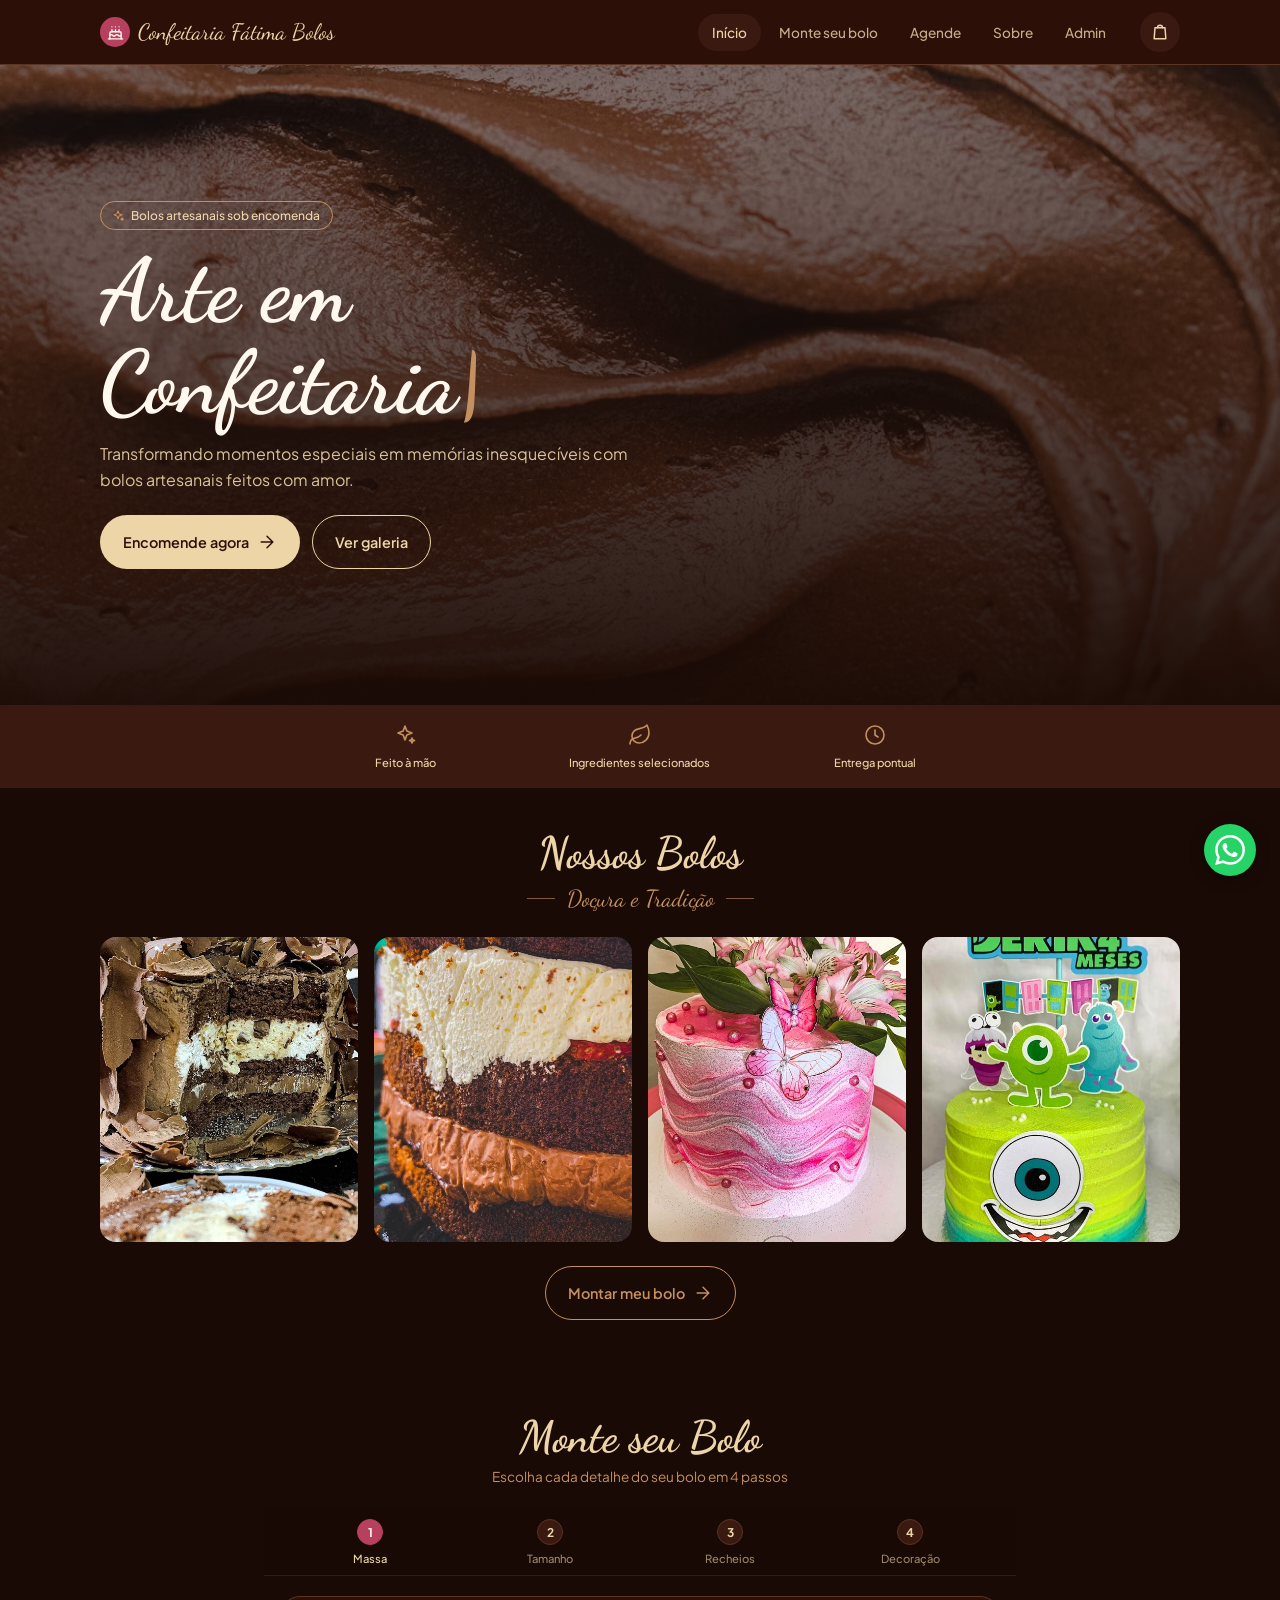
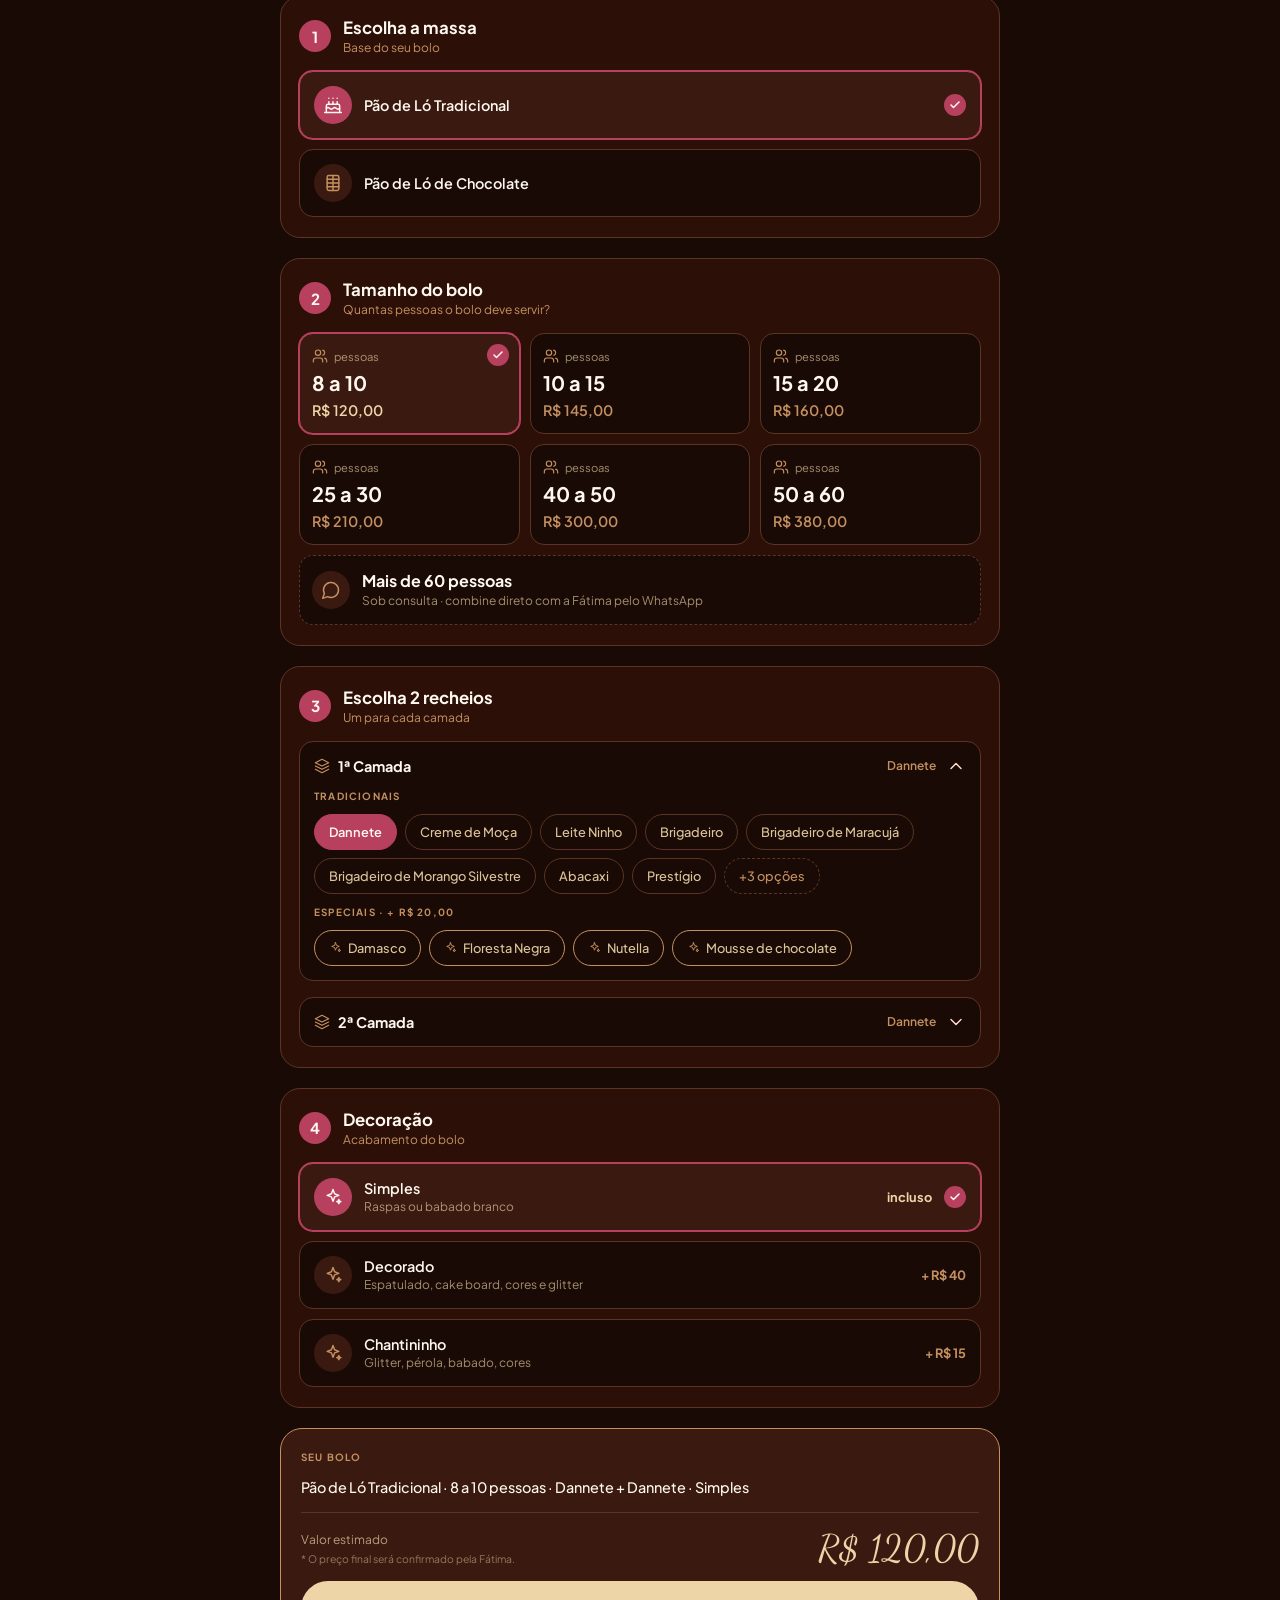
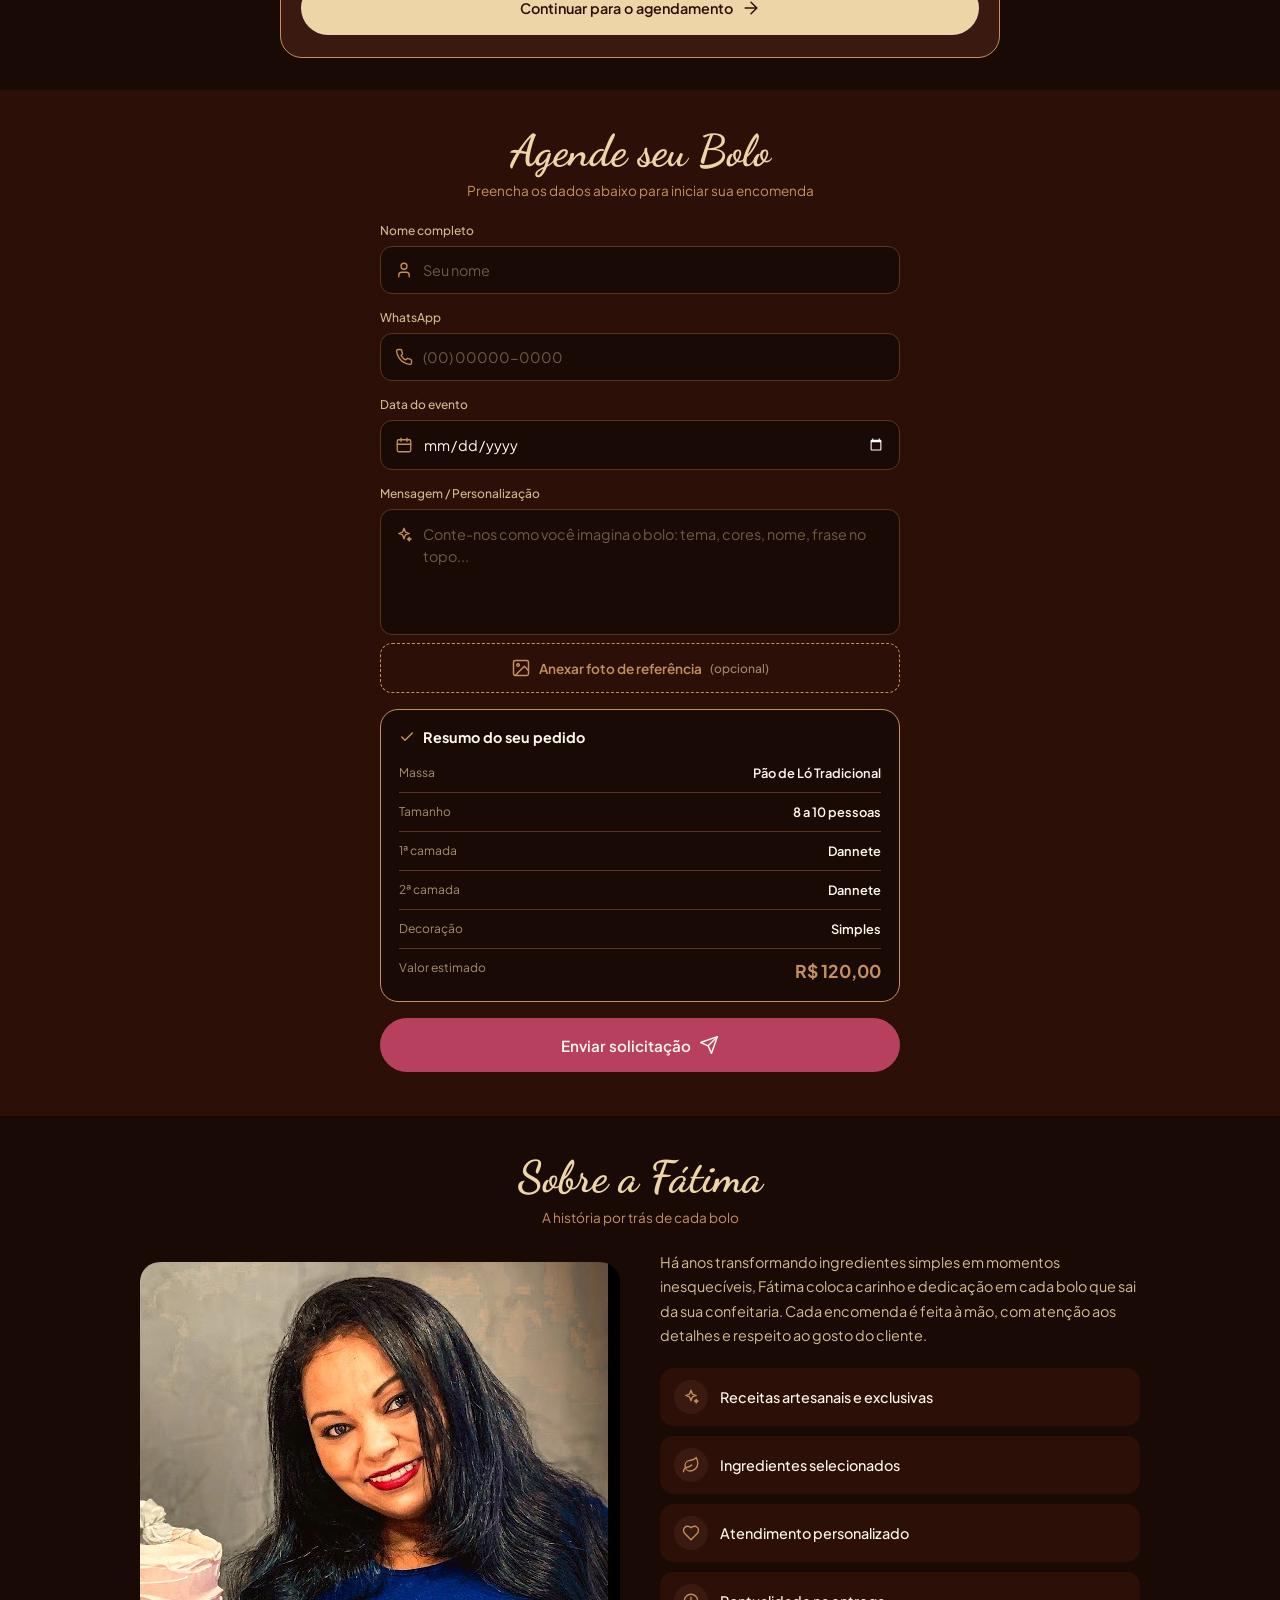
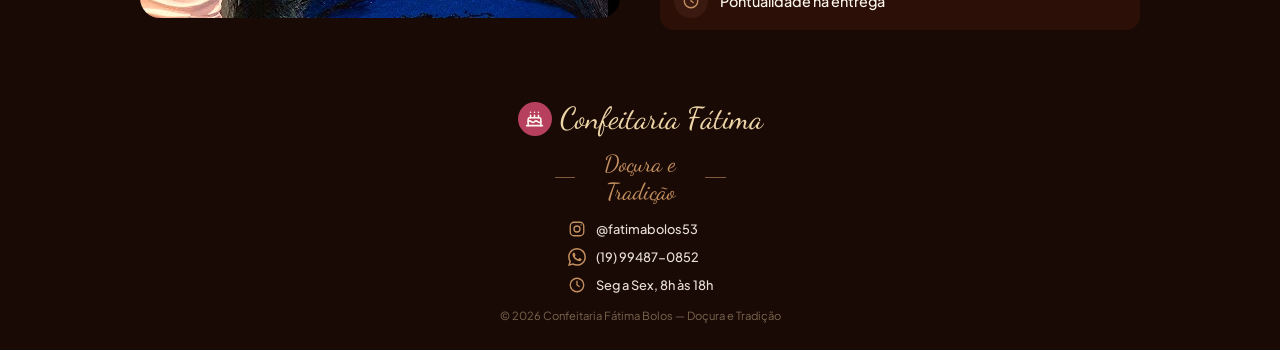
<file: index.html>
<!doctype html>
<html lang="pt-BR">
    <head>
        <meta charset="UTF-8" />
        <meta name="viewport" content="width=device-width, initial-scale=1.0" />
        <meta name="theme-color" content="#2C1008">
    <title>Confeitaria Fátima Bolos</title>

        <link rel="stylesheet" href="css/style.css" />
        <link rel="stylesheet" href="css/home.css" />

        <!-- Fontes do Google -->
        <link rel="preconnect" href="https://fonts.googleapis.com" />
        <link rel="preconnect" href="https://fonts.gstatic.com" crossorigin />
        <link
            href="https://fonts.googleapis.com/css2?family=Dancing+Script:wght@700&family=Plus+Jakarta+Sans:wght@400;500;600&display=swap"
            rel="stylesheet"
        />

        <link rel="icon" type="image/svg+xml" href="/img/icon.svg?v=2" />
        <link rel="icon" type="image/png" sizes="32x32" href="/img/favicon-32.png?v=2" />
        <link rel="icon" type="image/x-icon" href="/favicon.ico?v=2" />
        <link rel="apple-touch-icon" href="/img/apple-touch-icon.png?v=2" />

        <!-- Open Graph / Compartilhamento (WhatsApp, Instagram, Facebook) -->
        <meta property="og:title" content="Confeitaria Fátima Bolos" />
        <meta property="og:description" content="Bolos artesanais feitos com amor. encomende o seu" />
        <meta property="og:image" content="https://atelie-da-fatima.netlify.app/img/og-image.jpg" />
        <meta property="og:url" content="https://atelie-da-fatima.netlify.app" />
        <meta property="og:type" content="website" />

        <!-- Google tag (gtag.js) -->
        <script async src="https://www.googletagmanager.com/gtag/js?id=G-Z8V034EGKT"></script>
        <script>
            window.dataLayer = window.dataLayer || [];
            function gtag() {
                dataLayer.push(arguments);
            }
            gtag('js', new Date());

            gtag('config', 'G-Z8V034EGKT');
        </script>
    </head>

<body>
    <svg xmlns="http://www.w3.org/2000/svg" style="display:none" aria-hidden="true">
        <symbol id="i-menu" viewBox="0 0 24 24"><path d="M4 7h16M4 12h16M4 17h16"/></symbol>
        <symbol id="i-x" viewBox="0 0 24 24"><path d="M18 6 6 18M6 6l12 12"/></symbol>
        <symbol id="i-bag" viewBox="0 0 24 24"><path d="M6 7h12l1 13H5z"/><path d="M9 7a3 3 0 0 1 6 0"/></symbol>
        <symbol id="i-home" viewBox="0 0 24 24"><path d="M4 11l8-7 8 7v9a1 1 0 0 1-1 1h-4v-6h-6v6H5a1 1 0 0 1-1-1z"/></symbol>
        <symbol id="i-cake" viewBox="0 0 24 24"><path d="M20 21v-8a2 2 0 0 0-2-2H6a2 2 0 0 0-2 2v8"/><path d="M4 16s.5-1 2-1 2.5 2 4 2 2.5-2 4-2 2.5 2 4 2 2-1 2-1"/><path d="M2 21h20"/><path d="M7 8v3M12 8v3M17 8v3"/><path d="M7 4h.01M12 4h.01M17 4h.01"/></symbol>
        <symbol id="i-chocolate" viewBox="0 0 24 24"><rect x="5" y="3" width="14" height="18" rx="2"/><path d="M5 7.5h14M5 12h14M5 16.5h14M12 3v18"/></symbol>
        <symbol id="i-cookie" viewBox="0 0 24 24"><path d="M12 2a10 10 0 1 0 10 10 4 4 0 0 1-5-5 4 4 0 0 1-5-5"/><path d="M8.5 8.5v.01M16 15.5v.01M12 12v.01M11 17v.01M7 14v.01"/></symbol>
        <symbol id="i-calendar" viewBox="0 0 24 24"><rect x="3" y="5" width="18" height="16" rx="2"/><path d="M16 3v4M8 3v4M3 11h18"/></symbol>
        <symbol id="i-sliders" viewBox="0 0 24 24"><path d="M4 7h10M18 7h2M4 17h2M10 17h10"/><circle cx="16" cy="7" r="2"/><circle cx="8" cy="17" r="2"/></symbol>
        <symbol id="i-instagram" viewBox="0 0 24 24"><rect x="3" y="3" width="18" height="18" rx="5"/><circle cx="12" cy="12" r="4"/><path d="M17.5 6.5h.01"/></symbol>
        <symbol id="i-chat" viewBox="0 0 24 24"><path d="M7.9 20A9 9 0 1 0 4 16.1L2 22z"/></symbol>
        <symbol id="i-clock" viewBox="0 0 24 24"><circle cx="12" cy="12" r="9"/><path d="M12 7v5l3 2"/></symbol>
        <symbol id="i-sparkles" viewBox="0 0 24 24"><path d="M12 3l1.9 5.1L19 10l-5.1 1.9L12 17l-1.9-5.1L5 10l5.1-1.9z"/><path d="M19 15l.7 1.8 1.8.7-1.8.7L19 20l-.7-1.8-1.8-.7 1.8-.7z"/></symbol>
        <symbol id="i-leaf" viewBox="0 0 24 24"><path d="M11 20A7 7 0 0 1 9.8 6.1C15.5 5 17 4.48 19 2c1 2 2 4.18 2 8 0 5.5-4.78 10-10 10z"/><path d="M2 21c0-3 1.85-5.36 5.08-6C9.5 14.52 12 13 13 12"/></symbol>
        <symbol id="i-heart" viewBox="0 0 24 24"><path d="M19 14c1.49-1.46 3-3.21 3-5.5A5.5 5.5 0 0 0 16.5 3c-1.76 0-3 .5-4.5 2-1.5-1.5-2.74-2-4.5-2A5.5 5.5 0 0 0 2 8.5c0 2.3 1.5 4.05 3 5.5l7 7z"/></symbol>
        <symbol id="i-check" viewBox="0 0 24 24"><path d="M20 6 9 17l-5-5"/></symbol>
        <symbol id="i-chevron" viewBox="0 0 24 24"><path d="m6 9 6 6 6-6"/></symbol>
        <symbol id="i-arrow" viewBox="0 0 24 24"><path d="M5 12h14M12 5l7 7-7 7"/></symbol>
        <symbol id="i-users" viewBox="0 0 24 24"><path d="M16 21v-2a4 4 0 0 0-4-4H6a4 4 0 0 0-4 4v2"/><circle cx="9" cy="7" r="4"/><path d="M22 21v-2a4 4 0 0 0-3-3.87M16 3.13a4 4 0 0 1 0 7.75"/></symbol>
        <symbol id="i-user" viewBox="0 0 24 24"><path d="M19 21v-2a4 4 0 0 0-4-4H9a4 4 0 0 0-4 4v2"/><circle cx="12" cy="7" r="4"/></symbol>
        <symbol id="i-phone" viewBox="0 0 24 24"><path d="M22 16.92v3a2 2 0 0 1-2.18 2 19.79 19.79 0 0 1-8.63-3.07 19.5 19.5 0 0 1-6-6 19.79 19.79 0 0 1-3.07-8.67A2 2 0 0 1 4.11 2h3a2 2 0 0 1 2 1.72 12.84 12.84 0 0 0 .7 2.81 2 2 0 0 1-.45 2.11L8.09 9.91a16 16 0 0 0 6 6l1.27-1.27a2 2 0 0 1 2.11-.45 12.84 12.84 0 0 0 2.81.7A2 2 0 0 1 22 16.92z"/></symbol>
        <symbol id="i-send" viewBox="0 0 24 24"><path d="m22 2-7 20-4-9-9-4z"/><path d="M22 2 11 13"/></symbol>
        <symbol id="i-whatsapp" viewBox="0 0 24 24"><path d="M17.472 14.382c-.297-.149-1.758-.867-2.03-.967-.273-.099-.471-.148-.67.15-.197.297-.767.966-.94 1.164-.173.199-.347.223-.644.075-.297-.15-1.255-.463-2.39-1.475-.883-.788-1.48-1.761-1.653-2.059-.173-.297-.018-.458.13-.606.134-.133.298-.347.446-.52.149-.174.198-.298.298-.497.099-.198.05-.371-.025-.52-.075-.149-.669-1.612-.916-2.207-.242-.579-.487-.5-.669-.51-.173-.008-.371-.01-.57-.01-.198 0-.52.074-.792.372-.272.297-1.04 1.016-1.04 2.479 0 1.462 1.065 2.875 1.213 3.074.149.198 2.096 3.2 5.077 4.487.709.306 1.262.489 1.694.625.712.227 1.36.195 1.871.118.571-.085 1.758-.719 2.006-1.413.248-.694.248-1.289.173-1.413-.074-.124-.272-.198-.57-.347m-5.421 7.403h-.004a9.87 9.87 0 01-5.031-1.378l-.361-.214-3.741.982.998-3.648-.235-.374a9.86 9.86 0 01-1.51-5.26c.001-5.45 4.436-9.884 9.888-9.884 2.64 0 5.122 1.03 6.988 2.898a9.825 9.825 0 012.893 6.994c-.003 5.45-4.437 9.884-9.885 9.884m8.413-18.297A11.815 11.815 0 0012.05 0C5.495 0 .16 5.335.157 11.892c0 2.096.547 4.142 1.588 5.945L.057 24l6.305-1.654a11.882 11.882 0 005.683 1.448h.005c6.554 0 11.89-5.335 11.893-11.893a11.821 11.821 0 00-3.48-8.413Z"/></symbol>
        <symbol id="i-image" viewBox="0 0 24 24"><rect x="3" y="3" width="18" height="18" rx="2"/><circle cx="8.5" cy="8.5" r="1.5"/><path d="m21 15-5-5L5 21"/></symbol>
        <symbol id="i-layers" viewBox="0 0 24 24"><path d="m12 2 10 5-10 5L2 7z"/><path d="m2 12 10 5 10-5"/><path d="m2 17 10 5 10-5"/></symbol>
    </svg>

    <!-- HEADER -->
    <header class="header">
        <button type="button" class="icon-btn menu-btn" id="btn-menu" aria-label="Abrir menu" aria-controls="menu-conteudo"><svg class="ic" aria-hidden="true"><use href="#i-menu"/></svg></button>

        <a href="#inicio" class="logo" aria-label="Confeitaria Fátima Bolos — início">
            <span class="logo-marca"><svg class="ic" aria-hidden="true"><use href="#i-cake"/></svg></span>
            <span class="logo-texto">Confeitaria Fátima Bolos</span>
        </a>

        <nav class="nav-desktop" aria-label="Principal">
            <a href="#inicio" data-sec="inicio">Início</a>
            <a href="#massas" data-sec="massas">Monte seu bolo</a>
            <a href="#pedido" data-sec="pedido">Agende</a>
            <a href="#sobre" data-sec="sobre">Sobre</a>
            <a href="admin/painel.html">Admin</a>
        </nav>

        <a href="#pedido" class="icon-btn cart-btn" aria-label="Ir para o pedido"><svg class="ic" aria-hidden="true"><use href="#i-bag"/></svg></a>
    </header>

    <main>
        <!-- HERO -->
        <section class="hero" id="inicio">
            <div class="hero-conteudo">
                <span class="hero-selo"><svg class="ic" aria-hidden="true"><use href="#i-sparkles"/></svg>Bolos artesanais sob encomenda</span>
                <h1 class="hero-titulo"><span id="hero-typed">Arte em Confeitaria</span><span class="hero-cursor" aria-hidden="true">|</span></h1>
                <p class="hero-texto">
                    Transformando momentos especiais em memórias inesquecíveis com bolos artesanais feitos com amor.
                </p>
                <div class="hero-botoes">
                    <a href="#massas" class="botao botao-primario">Encomende agora <svg class="ic" aria-hidden="true"><use href="#i-arrow"/></svg></a>
                    <a href="#galeria" class="botao botao-contorno">Ver galeria</a>
                </div>
            </div>
        </section>

        <!-- DIFERENCIAIS -->
        <section class="diferenciais" aria-label="Nossos diferenciais">
            <ul class="diferenciais-lista">
                <li><svg class="ic" aria-hidden="true"><use href="#i-sparkles"/></svg>Feito à mão</li>
                <li><svg class="ic" aria-hidden="true"><use href="#i-leaf"/></svg>Ingredientes selecionados</li>
                <li><svg class="ic" aria-hidden="true"><use href="#i-clock"/></svg>Entrega pontual</li>
            </ul>
        </section>

        <!-- GALERIA -->
        <section class="galeria animar" id="galeria">
            <h2 class="secao-titulo">Nossos Bolos</h2>
            <p class="frase-efeito">Doçura e Tradição</p>

            <div class="galeria-grid">
                <figure class="galeria-item">
                    <img src="img/bolo1.jpg" alt="Bolo Monsters Inc" loading="lazy" />
                </figure>
                <figure class="galeria-item">
                    <img src="img/bolo2.jpg" alt="Bolo Floral Rosa" loading="lazy" />
                </figure>
                <figure class="galeria-item">
                    <img src="img/bolo3.jpg" alt="Bolo de Chocolate" loading="lazy" />
                </figure>
                <figure class="galeria-item">
                    <img src="img/bolo4.jpg" alt="Bolo Floresta Negra" loading="lazy" />
                </figure>
            </div>

            <div class="galeria-cta">
                <a href="#massas" class="botao botao-ouro">Montar meu bolo <svg class="ic" aria-hidden="true"><use href="#i-arrow"/></svg></a>
            </div>
        </section>

        <!-- MONTE SEU BOLO -->
        <section class="massas" id="massas">
            <h2 class="secao-titulo">Monte seu Bolo</h2>
            <p class="secao-subtitulo">Escolha cada detalhe do seu bolo em 4 passos</p>

            <div class="montar">
                <nav class="etapas" aria-label="Etapas do pedido">
                    <a href="#passo-massa" class="etapa ativa" data-passo="passo-massa"><span class="etapa-num"><b>1</b><svg class="ic" aria-hidden="true"><use href="#i-check"/></svg></span>Massa</a>
                    <a href="#passo-tamanho" class="etapa" data-passo="passo-tamanho"><span class="etapa-num"><b>2</b><svg class="ic" aria-hidden="true"><use href="#i-check"/></svg></span>Tamanho</a>
                    <a href="#passo-recheios" class="etapa" data-passo="passo-recheios"><span class="etapa-num"><b>3</b><svg class="ic" aria-hidden="true"><use href="#i-check"/></svg></span>Recheios</a>
                    <a href="#passo-decoracao" class="etapa" data-passo="passo-decoracao"><span class="etapa-num"><b>4</b><svg class="ic" aria-hidden="true"><use href="#i-check"/></svg></span>Decoração</a>
                </nav>

                <div class="passos">
                    <!-- PASSO 1 · MASSA -->
                    <div class="passo" id="passo-massa">
                        <div class="passo-cab">
                            <span class="passo-num"><b>1</b><svg class="ic" aria-hidden="true"><use href="#i-check"/></svg></span>
                            <div><h3>Escolha a massa</h3><p>Base do seu bolo</p></div>
                        </div>
                        <div class="opcoes">
                            <label class="opcao">
                                <input type="radio" name="massa" value="Pão de Ló Tradicional" checked>
                                <span class="opcao-icone"><svg class="ic" aria-hidden="true"><use href="#i-cake"/></svg></span>
                                <span class="opcao-texto"><strong>Pão de Ló Tradicional</strong></span>
                                <span class="check"><svg class="ic" aria-hidden="true"><use href="#i-check"/></svg></span>
                            </label>
                            <label class="opcao">
                                <input type="radio" name="massa" value="Pão de Ló de Chocolate">
                                <span class="opcao-icone"><svg class="ic" aria-hidden="true"><use href="#i-chocolate"/></svg></span>
                                <span class="opcao-texto"><strong>Pão de Ló de Chocolate</strong></span>
                                <span class="check"><svg class="ic" aria-hidden="true"><use href="#i-check"/></svg></span>
                            </label>
                        </div>
                    </div>

                    <!-- PASSO 2 · TAMANHO (acima dos recheios) -->
                    <div class="passo" id="passo-tamanho">
                        <div class="passo-cab">
                            <span class="passo-num"><b>2</b><svg class="ic" aria-hidden="true"><use href="#i-check"/></svg></span>
                            <div><h3>Tamanho do bolo</h3><p>Quantas pessoas o bolo deve servir?</p></div>
                        </div>
                        <div class="tamanhos">
                            <label class="tamanho"><input type="radio" name="porcoes" value="8" checked>
                                <span class="tamanho-topo"><svg class="ic" aria-hidden="true"><use href="#i-users"/></svg>pessoas</span>
                                <strong>8 a 10</strong>
                                <span class="tamanho-preco">R$ 120,00</span>
                                <span class="check"><svg class="ic" aria-hidden="true"><use href="#i-check"/></svg></span>
                            </label>
                            <label class="tamanho"><input type="radio" name="porcoes" value="10">
                                <span class="tamanho-topo"><svg class="ic" aria-hidden="true"><use href="#i-users"/></svg>pessoas</span>
                                <strong>10 a 15</strong>
                                <span class="tamanho-preco">R$ 145,00</span>
                                <span class="check"><svg class="ic" aria-hidden="true"><use href="#i-check"/></svg></span>
                            </label>
                            <label class="tamanho"><input type="radio" name="porcoes" value="15">
                                <span class="tamanho-topo"><svg class="ic" aria-hidden="true"><use href="#i-users"/></svg>pessoas</span>
                                <strong>15 a 20</strong>
                                <span class="tamanho-preco">R$ 160,00</span>
                                <span class="check"><svg class="ic" aria-hidden="true"><use href="#i-check"/></svg></span>
                            </label>
                            <label class="tamanho"><input type="radio" name="porcoes" value="25">
                                <span class="tamanho-topo"><svg class="ic" aria-hidden="true"><use href="#i-users"/></svg>pessoas</span>
                                <strong>25 a 30</strong>
                                <span class="tamanho-preco">R$ 210,00</span>
                                <span class="check"><svg class="ic" aria-hidden="true"><use href="#i-check"/></svg></span>
                            </label>
                            <label class="tamanho"><input type="radio" name="porcoes" value="40">
                                <span class="tamanho-topo"><svg class="ic" aria-hidden="true"><use href="#i-users"/></svg>pessoas</span>
                                <strong>40 a 50</strong>
                                <span class="tamanho-preco">R$ 300,00</span>
                                <span class="check"><svg class="ic" aria-hidden="true"><use href="#i-check"/></svg></span>
                            </label>
                            <label class="tamanho"><input type="radio" name="porcoes" value="50">
                                <span class="tamanho-topo"><svg class="ic" aria-hidden="true"><use href="#i-users"/></svg>pessoas</span>
                                <strong>50 a 60</strong>
                                <span class="tamanho-preco">R$ 380,00</span>
                                <span class="check"><svg class="ic" aria-hidden="true"><use href="#i-check"/></svg></span>
                            </label>
                            <label class="tamanho tamanho-consulta"><input type="radio" name="porcoes" value="60+">
                                <span class="tamanho-consulta-icone"><svg class="ic" aria-hidden="true"><use href="#i-chat"/></svg></span>
                                <span class="tamanho-consulta-texto"><strong>Mais de 60 pessoas</strong><small>Sob consulta · combine direto com a Fátima pelo WhatsApp</small></span>
                                <span class="check"><svg class="ic" aria-hidden="true"><use href="#i-check"/></svg></span>
                            </label>
                        </div>
                    </div>

                    <!-- PASSO 3 · RECHEIOS -->
                    <div class="passo" id="passo-recheios">
                        <div class="passo-cab">
                            <span class="passo-num"><b>3</b><svg class="ic" aria-hidden="true"><use href="#i-check"/></svg></span>
                            <div><h3>Escolha 2 recheios</h3><p>Um para cada camada</p></div>
                        </div>
                        <div class="camada aberta" id="camada1">
                            <button type="button" class="camada-cab" aria-expanded="true" aria-controls="camada1-corpo">
                                <span class="camada-rotulo"><svg class="ic" aria-hidden="true"><use href="#i-layers"/></svg>1ª Camada</span>
                                <span class="camada-escolha" id="escolha1">Dannete</span>
                                <svg class="ic camada-seta" aria-hidden="true"><use href="#i-chevron"/></svg>
                            </button>
                            <div class="camada-corpo" id="camada1-corpo">
                                <p class="pills-titulo">Tradicionais</p>
                                <div class="pills">
                                    <label class="pill"><input type="radio" name="recheio1" value="Dannete" checked><span>Dannete</span></label>
                                    <label class="pill"><input type="radio" name="recheio1" value="Creme de Moça"><span>Creme de Moça</span></label>
                                    <label class="pill"><input type="radio" name="recheio1" value="Leite Ninho"><span>Leite Ninho</span></label>
                                    <label class="pill"><input type="radio" name="recheio1" value="Brigadeiro"><span>Brigadeiro</span></label>
                                    <label class="pill"><input type="radio" name="recheio1" value="Brigadeiro de Maracujá"><span>Brigadeiro de Maracujá</span></label>
                                    <label class="pill"><input type="radio" name="recheio1" value="Brigadeiro de Morango Silvestre"><span>Brigadeiro de Morango Silvestre</span></label>
                                    <label class="pill"><input type="radio" name="recheio1" value="Abacaxi"><span>Abacaxi</span></label>
                                    <label class="pill"><input type="radio" name="recheio1" value="Prestígio"><span>Prestígio</span></label>
                                    <label class="pill extra"><input type="radio" name="recheio1" value="Ouro Branco"><span>Ouro Branco</span></label>
                                    <label class="pill extra"><input type="radio" name="recheio1" value="BomBom"><span>BomBom</span></label>
                                    <label class="pill extra"><input type="radio" name="recheio1" value="Doce de Leite"><span>Doce de Leite</span></label>
                                    <button type="button" class="pill-mais" data-mais>+3 opções</button>
                                </div>
                                <p class="pills-titulo">Especiais · + R$ 20,00</p>
                                <div class="pills">
                                    <label class="pill especial"><input type="radio" name="recheio1" value="Damasco"><span><svg class="ic" aria-hidden="true"><use href="#i-sparkles"/></svg>Damasco</span></label>
                                    <label class="pill especial"><input type="radio" name="recheio1" value="Floresta Negra"><span><svg class="ic" aria-hidden="true"><use href="#i-sparkles"/></svg>Floresta Negra</span></label>
                                    <label class="pill especial"><input type="radio" name="recheio1" value="Nutella"><span><svg class="ic" aria-hidden="true"><use href="#i-sparkles"/></svg>Nutella</span></label>
                                    <label class="pill especial"><input type="radio" name="recheio1" value="Mousse de chocolate"><span><svg class="ic" aria-hidden="true"><use href="#i-sparkles"/></svg>Mousse de chocolate</span></label>
                                </div>
                                <p class="aviso-especial" id="aviso1" hidden>* Recheio especial: + R$ 20,00</p>
                            </div>
                        </div>
                        <div class="camada" id="camada2">
                            <button type="button" class="camada-cab" aria-expanded="false" aria-controls="camada2-corpo">
                                <span class="camada-rotulo"><svg class="ic" aria-hidden="true"><use href="#i-layers"/></svg>2ª Camada</span>
                                <span class="camada-escolha" id="escolha2">Dannete</span>
                                <svg class="ic camada-seta" aria-hidden="true"><use href="#i-chevron"/></svg>
                            </button>
                            <div class="camada-corpo" id="camada2-corpo">
                                <p class="pills-titulo">Tradicionais</p>
                                <div class="pills">
                                    <label class="pill"><input type="radio" name="recheio2" value="Dannete" checked><span>Dannete</span></label>
                                    <label class="pill"><input type="radio" name="recheio2" value="Creme de Moça"><span>Creme de Moça</span></label>
                                    <label class="pill"><input type="radio" name="recheio2" value="Leite Ninho"><span>Leite Ninho</span></label>
                                    <label class="pill"><input type="radio" name="recheio2" value="Brigadeiro"><span>Brigadeiro</span></label>
                                    <label class="pill"><input type="radio" name="recheio2" value="Brigadeiro de Maracujá"><span>Brigadeiro de Maracujá</span></label>
                                    <label class="pill"><input type="radio" name="recheio2" value="Brigadeiro de Morango Silvestre"><span>Brigadeiro de Morango Silvestre</span></label>
                                    <label class="pill"><input type="radio" name="recheio2" value="Abacaxi"><span>Abacaxi</span></label>
                                    <label class="pill"><input type="radio" name="recheio2" value="Prestígio"><span>Prestígio</span></label>
                                    <label class="pill extra"><input type="radio" name="recheio2" value="Ouro Branco"><span>Ouro Branco</span></label>
                                    <label class="pill extra"><input type="radio" name="recheio2" value="BomBom"><span>BomBom</span></label>
                                    <label class="pill extra"><input type="radio" name="recheio2" value="Doce de Leite"><span>Doce de Leite</span></label>
                                    <button type="button" class="pill-mais" data-mais>+3 opções</button>
                                </div>
                                <p class="pills-titulo">Especiais · + R$ 20,00</p>
                                <div class="pills">
                                    <label class="pill especial"><input type="radio" name="recheio2" value="Damasco"><span><svg class="ic" aria-hidden="true"><use href="#i-sparkles"/></svg>Damasco</span></label>
                                    <label class="pill especial"><input type="radio" name="recheio2" value="Floresta Negra"><span><svg class="ic" aria-hidden="true"><use href="#i-sparkles"/></svg>Floresta Negra</span></label>
                                    <label class="pill especial"><input type="radio" name="recheio2" value="Nutella"><span><svg class="ic" aria-hidden="true"><use href="#i-sparkles"/></svg>Nutella</span></label>
                                    <label class="pill especial"><input type="radio" name="recheio2" value="Mousse de chocolate"><span><svg class="ic" aria-hidden="true"><use href="#i-sparkles"/></svg>Mousse de chocolate</span></label>
                                </div>
                                <p class="aviso-especial" id="aviso2" hidden>* Recheio especial: + R$ 20,00</p>
                            </div>
                        </div>
                    </div>

                    <!-- PASSO 4 · DECORAÇÃO -->
                    <div class="passo" id="passo-decoracao">
                        <div class="passo-cab">
                            <span class="passo-num"><b>4</b><svg class="ic" aria-hidden="true"><use href="#i-check"/></svg></span>
                            <div><h3>Decoração</h3><p>Acabamento do bolo</p></div>
                        </div>
                        <div class="opcoes">
                            <label class="opcao">
                                <input type="radio" name="decoracao" value="0" data-nome="Simples" checked>
                                <span class="opcao-icone"><svg class="ic" aria-hidden="true"><use href="#i-sparkles"/></svg></span>
                                <span class="opcao-texto"><strong>Simples</strong><small>Raspas ou babado branco</small></span>
                                <span class="opcao-preco">incluso</span>
                                <span class="check"><svg class="ic" aria-hidden="true"><use href="#i-check"/></svg></span>
                            </label>
                            <label class="opcao">
                                <input type="radio" name="decoracao" value="40" data-nome="Decorado">
                                <span class="opcao-icone"><svg class="ic" aria-hidden="true"><use href="#i-sparkles"/></svg></span>
                                <span class="opcao-texto"><strong>Decorado</strong><small>Espatulado, cake board, cores e glitter</small></span>
                                <span class="opcao-preco">+ R$ 40</span>
                                <span class="check"><svg class="ic" aria-hidden="true"><use href="#i-check"/></svg></span>
                            </label>
                            <label class="opcao">
                                <input type="radio" name="decoracao" value="15" data-nome="Chantininho">
                                <span class="opcao-icone"><svg class="ic" aria-hidden="true"><use href="#i-sparkles"/></svg></span>
                                <span class="opcao-texto"><strong>Chantininho</strong><small>Glitter, pérola, babado, cores</small></span>
                                <span class="opcao-preco">+ R$ 15</span>
                                <span class="check"><svg class="ic" aria-hidden="true"><use href="#i-check"/></svg></span>
                            </label>
                        </div>
                    </div>

                    <!-- RESUMO E VALOR -->
                    <div class="resumo-valor" id="resumo" aria-live="polite">
                        <p class="rotulo-mini">Seu bolo</p>
                        <p id="resumo-texto"></p>
                        <hr>
                        <div class="valor-linha">
                            <div>
                                <span class="valor-rotulo">Valor estimado</span>
                                <span class="valor-obs">* O preço final será confirmado pela Fátima.</span>
                            </div>
                            <span class="valor-numero" id="orcamento-valor">R$ 120,00</span>
                        </div>
                        <p class="valor-aviso" id="aviso-consulta" hidden>Para bolos acima de 60 pessoas o valor é combinado direto com a Fátima. Toque no botão verde para conversar pelo WhatsApp já com as suas escolhas.</p>
                        <a href="#" class="botao botao-whats botao-total" id="cta-whats" target="_blank" rel="noopener" hidden>Combinar pelo WhatsApp <svg class="ic ic-fill" aria-hidden="true"><use href="#i-whatsapp"/></svg></a>
                        <a href="#pedido" class="botao botao-primario botao-total" id="cta-continuar">Continuar para o agendamento <svg class="ic" aria-hidden="true"><use href="#i-arrow"/></svg></a>
                    </div>
                </div>
            </div>
        </section>

        <!-- FORMULÁRIO -->
        <section class="pedido animar" id="pedido">
            <h2 class="secao-titulo">Agende seu Bolo</h2>
            <p class="secao-subtitulo">Preencha os dados abaixo para iniciar sua encomenda</p>

            <div class="formulario">
                <div class="campo">
                    <label for="nome">Nome completo</label>
                    <div class="campo-input"><svg class="ic" aria-hidden="true"><use href="#i-user"/></svg><input type="text" id="nome" placeholder="Seu nome" autocomplete="name" maxlength="80" /></div>
                </div>

                <div class="campo">
                    <label for="whatsapp">WhatsApp</label>
                    <div class="campo-input"><svg class="ic" aria-hidden="true"><use href="#i-phone"/></svg><input type="tel" id="whatsapp" placeholder="(00) 00000-0000" autocomplete="tel" inputmode="tel" maxlength="20" /></div>
                </div>

                <div class="campo">
                    <label for="data">Data do evento</label>
                    <div class="campo-input"><svg class="ic" aria-hidden="true"><use href="#i-calendar"/></svg><input type="date" id="data" /></div>
                </div>

                <div class="campo">
                    <label for="mensagem">Mensagem / Personalização</label>
                    <div class="campo-input alinha-topo" id="campo-mensagem"><svg class="ic" aria-hidden="true"><use href="#i-sparkles"/></svg><textarea id="mensagem" maxlength="500" rows="4" placeholder="Conte-nos como você imagina o bolo: tema, cores, nome, frase no topo..."></textarea></div>

                    <div class="anexo" id="anexo">
                        <input type="file" id="foto" accept="image/*" hidden />
                        <button type="button" class="anexo-botao" id="btn-foto"><svg class="ic" aria-hidden="true"><use href="#i-image"/></svg>Anexar foto de referência <small>(opcional)</small></button>
                        <div class="anexo-previa" id="anexo-previa" hidden>
                            <img id="foto-previa" alt="Prévia da foto anexada" />
                            <div class="anexo-info"><strong id="foto-nome"></strong><small id="foto-tamanho"></small></div>
                            <button type="button" class="anexo-remover" id="btn-remover-foto" aria-label="Remover foto"><svg class="ic" aria-hidden="true"><use href="#i-x"/></svg></button>
                        </div>
                        <p class="anexo-erro" id="foto-erro" role="alert" hidden></p>
                    </div>
                </div>

                <div class="resumo-pedido">
                    <h3><svg class="ic" aria-hidden="true"><use href="#i-check"/></svg>Resumo do seu pedido</h3>
                    <dl>
                        <div class="linha"><dt>Massa</dt><dd id="r-massa"></dd></div>
                        <div class="linha"><dt>Tamanho</dt><dd id="r-tamanho"></dd></div>
                        <div class="linha"><dt>1ª camada</dt><dd id="r-recheio1"></dd></div>
                        <div class="linha"><dt>2ª camada</dt><dd id="r-recheio2"></dd></div>
                        <div class="linha"><dt>Decoração</dt><dd id="r-decoracao"></dd></div>
                        <div class="linha"><dt>Valor estimado</dt><dd id="r-valor" class="destaque"></dd></div>
                    </dl>
                </div>

                <div class="campo-isca" aria-hidden="true">
                    <label for="campo-extra">Deixe este campo em branco</label>
                    <input type="text" id="campo-extra" name="campo_extra" tabindex="-1" autocomplete="off" />
                </div>

                <button type="button" class="botao botao-rosa botao-total" id="btn-enviar">Enviar solicitação <svg class="ic" aria-hidden="true"><use href="#i-send"/></svg></button>
                <div class="erro-envio" id="erro-envio" role="alert" hidden>
                    <p id="erro-envio-texto"></p>
                    <a href="https://wa.me/5519994870852" class="botao botao-whats botao-total" target="_blank" rel="noopener">Chamar a Fátima no WhatsApp <svg class="ic ic-fill" aria-hidden="true"><use href="#i-whatsapp"/></svg></a>
                </div>
            </div>
        </section>

        <!-- SOBRE -->
        <section class="sobre animar" id="sobre">
            <h2 class="secao-titulo">Sobre a Fátima</h2>
            <p class="secao-subtitulo">A história por trás de cada bolo</p>

            <div class="sobre-conteudo">
                <div class="sobre-foto">
                    <img src="img/fatima.jpg" alt="Fátima, confeiteira da Confeitaria" loading="lazy" />
                </div>
                <div class="sobre-texto-box">
                    <p class="sobre-texto">
                        Há anos transformando ingredientes simples em momentos inesquecíveis,
                        Fátima coloca carinho e dedicação em cada bolo que sai da sua confeitaria.
                        Cada encomenda é feita à mão, com atenção aos detalhes e respeito ao
                        gosto do cliente.
                    </p>
                    <ul class="sobre-diferenciais">
                        <li><span class="icone-caixa"><svg class="ic" aria-hidden="true"><use href="#i-sparkles"/></svg></span>Receitas artesanais e exclusivas</li>
                        <li><span class="icone-caixa"><svg class="ic" aria-hidden="true"><use href="#i-leaf"/></svg></span>Ingredientes selecionados</li>
                        <li><span class="icone-caixa"><svg class="ic" aria-hidden="true"><use href="#i-heart"/></svg></span>Atendimento personalizado</li>
                        <li><span class="icone-caixa"><svg class="ic" aria-hidden="true"><use href="#i-clock"/></svg></span>Pontualidade na entrega</li>
                    </ul>
                </div>
            </div>
        </section>
    </main>

    <!-- FOOTER -->
    <footer class="footer">
        <div class="footer-logo">
            <span class="logo-marca"><svg class="ic" aria-hidden="true"><use href="#i-cake"/></svg></span>
            <span>Confeitaria Fátima</span>
        </div>
        <p class="frase-efeito">Doçura e Tradição</p>

        <ul class="footer-contatos">
            <li><a href="https://instagram.com/fatimabolos53" target="_blank" rel="noopener"><svg class="ic" aria-hidden="true"><use href="#i-instagram"/></svg>@fatimabolos53</a></li>
            <li><a href="https://wa.me/5519994870852" target="_blank" rel="noopener"><svg class="ic ic-fill" aria-hidden="true"><use href="#i-whatsapp"/></svg>(19) 99487-0852</a></li>
            <li><svg class="ic" aria-hidden="true"><use href="#i-clock"/></svg>Seg a Sex, 8h às 18h</li>
        </ul>

        <p class="footer-copy">© <span id="ano-atual"></span> Confeitaria Fátima Bolos — Doçura e Tradição</p>
    </footer>

    <!-- MENU MOBILE (barra inferior) -->
    <nav class="bottom-nav" aria-label="Navegação">
        <a href="#inicio" class="nav-item ativo" data-sec="inicio"><span class="nav-pill"><svg class="ic" aria-hidden="true"><use href="#i-home"/></svg></span>Início</a>
        <a href="#massas" class="nav-item" data-sec="massas"><span class="nav-pill"><svg class="ic" aria-hidden="true"><use href="#i-cake"/></svg></span>Doces</a>
        <a href="#pedido" class="nav-item" data-sec="pedido"><span class="nav-pill"><svg class="ic" aria-hidden="true"><use href="#i-calendar"/></svg></span>Agenda</a>
        <a href="admin/painel.html" class="nav-item"><span class="nav-pill"><svg class="ic" aria-hidden="true"><use href="#i-sliders"/></svg></span>Admin</a>
    </nav>

    <!-- MENU LATERAL (hambúrguer) -->
    <div id="menu-overlay"></div>
    <nav id="menu-conteudo" aria-label="Menu">
        <div class="menu-topo">
            <span>Confeitaria Fátima Bolos</span>
            <button type="button" class="icon-btn" id="menu-fechar" aria-label="Fechar menu"><svg class="ic" aria-hidden="true"><use href="#i-x"/></svg></button>
        </div>
        <a href="#inicio"><svg class="ic" aria-hidden="true"><use href="#i-home"/></svg>Início</a>
        <a href="#massas"><svg class="ic" aria-hidden="true"><use href="#i-cake"/></svg>Monte seu Bolo</a>
        <a href="#pedido"><svg class="ic" aria-hidden="true"><use href="#i-calendar"/></svg>Agende</a>
        <a href="#sobre"><svg class="ic" aria-hidden="true"><use href="#i-heart"/></svg>Sobre</a>
        <a href="https://instagram.com/fatimabolos53" target="_blank" rel="noopener"><svg class="ic" aria-hidden="true"><use href="#i-instagram"/></svg>Instagram</a>
        <a href="https://wa.me/5519994870852" target="_blank" rel="noopener"><svg class="ic ic-fill" aria-hidden="true"><use href="#i-whatsapp"/></svg>WhatsApp</a>
        <a href="admin/painel.html"><svg class="ic" aria-hidden="true"><use href="#i-sliders"/></svg>Admin</a>
    </nav>

    <!-- TELA DE CONFIRMAÇÃO -->
    <div id="tela-confirmacao" style="display:none" role="dialog" aria-modal="true" aria-labelledby="confirmacao-titulo">
        <div class="confirmacao-caixa">
            <span class="confirmacao-icone"><svg class="ic" aria-hidden="true"><use href="#i-cake"/></svg></span>
            <h2 class="confirmacao-titulo" id="confirmacao-titulo">Pedido Enviado!</h2>
            <p class="confirmacao-texto">Obrigada pelo seu pedido! Em breve a Fátima entrará em contato para confirmar os detalhes.</p>
            <div class="confirmacao-resumo" id="confirmacao-resumo"></div>
            <a href="#" class="botao botao-whats botao-total" id="btn-whatsapp-pedido" target="_blank" rel="noopener">Abrir WhatsApp com meu pedido <svg class="ic ic-fill" aria-hidden="true"><use href="#i-whatsapp"/></svg></a>
            <button type="button" class="botao botao-primario botao-total" id="btn-novo-pedido">Fazer outro pedido</button>
        </div>
    </div>

    <!-- BOTÃO WHATSAPP -->
    <a href="https://wa.me/5519994870852" target="_blank" rel="noopener" class="whatsapp-btn" title="Fale conosco no WhatsApp" aria-label="Fale conosco no WhatsApp"><svg class="ic ic-fill" aria-hidden="true"><use href="#i-whatsapp"/></svg></a>

    <script>
        'use strict';

        // =====================
        // DADOS
        // =====================
        const URL_PLANILHA = 'https://script.google.com/macros/s/AKfycbydy8rZFfhOJvWK3WBv8YDpAUr9hgkz_0uEy-d6M4p9zXqY5nViLQRX6cF8EUUMvl_4XQ/exec';
        const WHATSAPP_FATIMA = '5519994870852';
        const paginaCarregadaEm = Date.now(); // usado para detectar robôs (preenchem rápido demais)

        const PRECOS = { 8: 120, 10: 145, 15: 160, 25: 210, 40: 300, 50: 380 };
        const TEXTO_PORCOES = {
            8: '8 a 10 pessoas', 10: '10 a 15 pessoas', 15: '15 a 20 pessoas',
            25: '25 a 30 pessoas', 40: '40 a 50 pessoas', 50: '50 a 60 pessoas',
            '60+': 'Mais de 60 pessoas'
        };
        const PRECO_RECHEIO_ESPECIAL = 20;

        // Mostra o botão "Anexar foto" (o Apps Script salva a foto no Google Drive).
        // Troque para false para esconder a opção do site.
        const FOTO_ATIVA = true;
        // Mostra, na tela de confirmação, uma linha com o que o Apps Script respondeu
        // sobre a foto. Serve para descobrir problemas; depois que funcionar, troque para false.
        const DEBUG_FOTO = false;
        const FOTO_LADO_MAXIMO = 1280;     // a foto é reduzida para no máximo 1280 px
        const FOTO_QUALIDADE = 0.8;        // qualidade do JPEG (0 a 1)
        const FOTO_TAMANHO_ORIGINAL_MAX = 25 * 1024 * 1024; // recusa arquivos acima de 25 MB

        // =====================
        // ATALHOS
        // =====================
        const $ = (seletor, raiz = document) => raiz.querySelector(seletor);
        const $$ = (seletor, raiz = document) => Array.from(raiz.querySelectorAll(seletor));
        const marcado = (nome) => $('input[name="' + nome + '"]:checked');
        const reais = (valor) => 'R$ ' + valor.toFixed(2).replace('.', ',');

        // recheio especial = pílula com a classe "especial"
        function recheioEhEspecial(nomeCampo) {
            const el = marcado(nomeCampo);
            const pilula = el ? el.closest('.pill') : null;
            return !!(pilula && pilula.classList.contains('especial'));
        }

        // =====================
        // LEITURA DO PEDIDO E CÁLCULO DO VALOR
        // =====================
        function lerPedido() {
            const massa = marcado('massa') ? marcado('massa').value : '';
            const recheio1 = marcado('recheio1') ? marcado('recheio1').value : '';
            const recheio2 = marcado('recheio2') ? marcado('recheio2').value : '';
            const porcoes = marcado('porcoes') ? marcado('porcoes').value : '8';
            const decEl = marcado('decoracao');
            const decoracao = decEl ? decEl.dataset.nome : 'Simples';
            const acrescimoDecoracao = decEl ? parseInt(decEl.value, 10) : 0;
            const qtdEspeciais = (recheioEhEspecial('recheio1') ? 1 : 0) + (recheioEhEspecial('recheio2') ? 1 : 0);
            const consulta = porcoes === '60+';
            const total = consulta ? null : (PRECOS[porcoes] || 120) + acrescimoDecoracao + qtdEspeciais * PRECO_RECHEIO_ESPECIAL;

            return {
                massa, recheio1, recheio2, porcoes, decoracao, total, consulta,
                tamanho: TEXTO_PORCOES[porcoes] || '',
                valor: consulta ? 'Sob consulta' : reais(total)
            };
        }

        // mensagem para bolos acima de 60 pessoas (valor combinado pelo WhatsApp)
        function mensagemConsulta(p) {
            return [
                'Olá Fátima! Gostaria de um orçamento para um bolo para mais de 60 pessoas 🎂',
                '',
                '*Massa:* ' + p.massa,
                '*Recheio 1ª Camada:* ' + p.recheio1,
                '*Recheio 2ª Camada:* ' + p.recheio2,
                '*Decoração:* ' + p.decoracao,
                '',
                'Pode me ajudar?'
            ].join('\n');
        }

        function atualizarPedido() {
            const p = lerPedido();

            // recheio escolhido aparece no cabeçalho de cada camada
            $('#escolha1').textContent = p.recheio1;
            $('#escolha2').textContent = p.recheio2;

            // aviso de acréscimo nos recheios especiais
            $('#aviso1').hidden = !recheioEhEspecial('recheio1');
            $('#aviso2').hidden = !recheioEhEspecial('recheio2');

            // resumo e valor logo abaixo das escolhas
            $('#resumo-texto').textContent =
                p.massa + ' · ' + p.tamanho + ' · ' + p.recheio1 + ' + ' + p.recheio2 + ' · ' + p.decoracao;
            $('#orcamento-valor').textContent = p.valor;
            $('#orcamento-valor').classList.toggle('consulta', p.consulta);

            // acima de 60 pessoas: valor combinado pelo WhatsApp
            $('#aviso-consulta').hidden = !p.consulta;
            $('#cta-whats').hidden = !p.consulta;
            $('#cta-whats').href = 'https://wa.me/' + WHATSAPP_FATIMA + '?text=' + encodeURIComponent(mensagemConsulta(p));
            $('#cta-continuar').classList.toggle('botao-primario', !p.consulta);
            $('#cta-continuar').classList.toggle('botao-contorno', p.consulta);

            // resumo do pedido no formulário
            $('#r-massa').textContent = p.massa;
            $('#r-tamanho').textContent = p.tamanho;
            $('#r-recheio1').textContent = p.recheio1;
            $('#r-recheio2').textContent = p.recheio2;
            $('#r-decoracao').textContent = p.decoracao;
            $('#r-valor').textContent = p.valor;
        }

        // qualquer mudança de seleção atualiza tudo
        document.addEventListener('change', function (e) {
            if (e.target.matches('input[type="radio"]')) {
                atualizarPedido();
            }
        });

        // =====================
        // PROGRESSO DAS ETAPAS (1 a 4)
        // =====================
        const ORDEM_PASSOS = ['passo-massa', 'passo-tamanho', 'passo-recheios', 'passo-decoracao'];
        const passoFeito = {};
        const recheioEscolhido = { recheio1: false, recheio2: false };
        const reduzirMovimento = window.matchMedia('(prefers-reduced-motion: reduce)').matches;

        function rolarPara(el, bloco) {
            el.scrollIntoView({ behavior: reduzirMovimento ? 'auto' : 'smooth', block: bloco || 'start' });
        }

        function definirEtapaAtiva(id) {
            $$('.etapa').forEach(function (etapa) {
                const ativa = etapa.dataset.passo === id;
                etapa.classList.toggle('ativa', ativa);
                if (ativa) {
                    etapa.setAttribute('aria-current', 'step');
                } else {
                    etapa.removeAttribute('aria-current');
                }
            });
        }

        function marcarPasso(id) {
            passoFeito[id] = true;
            $('.etapa[data-passo="' + id + '"]').classList.add('feita');
            document.getElementById(id).classList.add('feito');
        }

        function abrirCamada(id, abrir) {
            const camada = document.getElementById(id);
            camada.classList.toggle('aberta', abrir);
            $('.camada-cab', camada).setAttribute('aria-expanded', String(abrir));
        }

        function irParaProximoPasso(id) {
            const proximo = ORDEM_PASSOS[ORDEM_PASSOS.indexOf(id) + 1];
            setTimeout(function () {
                if (proximo) {
                    definirEtapaAtiva(proximo);
                    rolarPara(document.getElementById(proximo));
                } else {
                    rolarPara($('#resumo'), 'center');
                }
            }, 350);
        }

        // usa "click" (e não "change") para valer também quando a pessoa
        // toca na opção que já vem marcada
        document.addEventListener('click', function (e) {
            if (!e.target.matches('input[type="radio"]')) return;
            const passo = e.target.closest('.passo');
            if (!passo) return;
            const id = passo.id;

            if (id === 'passo-recheios') {
                const nome = e.target.name;
                const primeiraVez = !recheioEscolhido[nome];
                recheioEscolhido[nome] = true;

                if (recheioEscolhido.recheio1 && recheioEscolhido.recheio2) {
                    if (!passoFeito[id]) {
                        marcarPasso(id);
                        irParaProximoPasso(id);
                    }
                } else if (nome === 'recheio1' && primeiraVez) {
                    // escolheu a 1ª camada: recolhe e abre a 2ª
                    setTimeout(function () {
                        abrirCamada('camada1', false);
                        abrirCamada('camada2', true);
                        rolarPara(document.getElementById('camada2'));
                    }, 350);
                }
                return;
            }

            const primeiraVez = !passoFeito[id];
            marcarPasso(id);
            if (primeiraVez) {
                irParaProximoPasso(id);
            }
        });

        // =====================
        // RECHEIOS: abrir/fechar camada e "+ opções"
        // =====================
        $$('.camada-cab').forEach(function (botao) {
            botao.addEventListener('click', function () {
                const camada = botao.closest('.camada');
                const aberta = camada.classList.toggle('aberta');
                botao.setAttribute('aria-expanded', String(aberta));
            });
        });

        $$('[data-mais]').forEach(function (botao) {
            const extras = botao.closest('.camada-corpo').querySelectorAll('.pill.extra').length;
            botao.addEventListener('click', function () {
                const corpo = botao.closest('.camada-corpo');
                const mostrando = corpo.classList.toggle('mais');
                botao.textContent = mostrando ? 'Mostrar menos' : '+' + extras + ' opções';
            });
        });

        // =====================
        // TEXTO DIGITADO DO HERO
        // =====================
        (function () {
            const el = $('#hero-typed');
            const frase = 'Arte em Confeitaria';
            if (window.matchMedia('(prefers-reduced-motion: reduce)').matches) {
                el.textContent = frase;
                return;
            }
            let indice = 0;
            function digitar() {
                el.textContent = frase.slice(0, indice);
                if (indice < frase.length) {
                    indice++;
                    setTimeout(digitar, 90);
                }
            }
            digitar();
        })();

        // =====================
        // DATA: bloqueia datas passadas
        // =====================
        (function () {
            const hoje = new Date();
            const ano = hoje.getFullYear();
            const mes = String(hoje.getMonth() + 1).padStart(2, '0');
            const dia = String(hoje.getDate()).padStart(2, '0');
            $('#data').min = ano + '-' + mes + '-' + dia;
        })();

        // =====================
        // MENSAGEM: expande suavemente ao escrever
        // =====================
        const campoMensagem = $('#campo-mensagem');
        const caixaMensagem = $('#mensagem');

        caixaMensagem.addEventListener('focus', function () {
            campoMensagem.classList.add('expandido');
        });
        caixaMensagem.addEventListener('blur', function () {
            // só recolhe se estiver vazio; com texto, continua aberto
            if (!caixaMensagem.value.trim()) {
                campoMensagem.classList.remove('expandido');
            }
        });
        campoMensagem.addEventListener('click', function () {
            caixaMensagem.focus();
        });

        // =====================
        // FOTO DE REFERÊNCIA (opcional)
        // A foto é reduzida aqui no navegador antes de ser enviada.
        // =====================
        let fotoAnexada = null; // { dataUrl, nome }

        function mostrarErroFoto(texto) {
            const erro = $('#foto-erro');
            erro.textContent = texto;
            erro.hidden = !texto;
        }

        function removerFoto() {
            fotoAnexada = null;
            $('#foto').value = '';
            $('#anexo-previa').hidden = true;
            $('#btn-foto').hidden = false;
            mostrarErroFoto('');
        }

        function reduzirImagem(arquivo) {
            return new Promise(function (resolve, reject) {
                const endereco = URL.createObjectURL(arquivo);
                const img = new Image();
                img.onload = function () {
                    const escala = Math.min(1, FOTO_LADO_MAXIMO / Math.max(img.naturalWidth, img.naturalHeight));
                    const canvas = document.createElement('canvas');
                    canvas.width = Math.max(1, Math.round(img.naturalWidth * escala));
                    canvas.height = Math.max(1, Math.round(img.naturalHeight * escala));
                    const ctx = canvas.getContext('2d');
                    ctx.fillStyle = '#ffffff'; // fundo branco para PNG com transparência
                    ctx.fillRect(0, 0, canvas.width, canvas.height);
                    ctx.drawImage(img, 0, 0, canvas.width, canvas.height);
                    URL.revokeObjectURL(endereco);
                    resolve(canvas.toDataURL('image/jpeg', FOTO_QUALIDADE));
                };
                img.onerror = function () {
                    URL.revokeObjectURL(endereco);
                    reject(new Error('imagem ilegível'));
                };
                img.src = endereco;
            });
        }

        if (!FOTO_ATIVA) {
            $('#anexo').hidden = true;
        }

        $('#btn-foto').addEventListener('click', function () {
            $('#foto').click();
        });
        $('#btn-remover-foto').addEventListener('click', removerFoto);

        $('#foto').addEventListener('change', async function () {
            const arquivo = this.files && this.files[0];
            if (!arquivo) return;
            mostrarErroFoto('');

            if (arquivo.type && !arquivo.type.startsWith('image/')) {
                removerFoto();
                mostrarErroFoto('Escolha um arquivo de imagem (JPG, PNG ou similar).');
                return;
            }
            if (arquivo.size > FOTO_TAMANHO_ORIGINAL_MAX) {
                removerFoto();
                mostrarErroFoto('Essa foto é muito grande. Escolha uma com menos de 25 MB.');
                return;
            }

            try {
                const dataUrl = await reduzirImagem(arquivo);
                const nomeBase = (arquivo.name || 'foto').replace(/\.[^.]+$/, '');
                fotoAnexada = { dataUrl: dataUrl, nome: nomeBase + '.jpg' };

                $('#foto-previa').src = dataUrl;
                $('#foto-nome').textContent = arquivo.name || 'foto.jpg';
                $('#foto-tamanho').textContent = 'Reduzida para ' + Math.max(1, Math.round(dataUrl.length * 0.75 / 1024)) + ' KB';
                $('#anexo-previa').hidden = false;
                $('#btn-foto').hidden = true;
            } catch (erro) {
                removerFoto();
                mostrarErroFoto('Não consegui abrir essa foto. Tente uma imagem em JPG ou PNG.');
            }
        });

        // =====================
        // ENVIO DO PEDIDO
        // =====================
        function linhaConfirmacao(rotulo, valor) {
            const linha = document.createElement('div');
            linha.className = 'conf-linha';
            const r = document.createElement('span');
            r.textContent = rotulo;
            const v = document.createElement('strong');
            v.textContent = valor;
            linha.appendChild(r);
            linha.appendChild(v);
            return linha;
        }

        // mostra a caixa de erro do envio, com o botão para chamar a Fátima
        function mostrarErroEnvio(retorno) {
            const nomesCampos = { nome: 'nome', whatsapp: 'WhatsApp', dataEvento: 'data do evento', mensagem: 'mensagem' };
            let texto = 'Não conseguimos confirmar o envio do seu pedido. Antes de tentar de novo, chame a Fátima no WhatsApp para conferir se ele chegou.';
            if (retorno && retorno.erro === 'limite') {
                texto = 'Recebemos muitos pedidos em pouco tempo. Aguarde alguns minutos e tente de novo, ou fale direto com a Fátima.';
            } else if (retorno && retorno.erro === 'dados_invalidos') {
                texto = 'Confira o campo "' + (nomesCampos[retorno.campo] || retorno.campo) + '" e tente enviar novamente.';
            } else if (retorno && retorno.erro === 'ocupado') {
                texto = 'O sistema está ocupado agora. Tente novamente em instantes.';
            }
            $('#erro-envio-texto').textContent = texto;
            $('#erro-envio').hidden = false;
            $('#erro-envio').scrollIntoView({ behavior: 'smooth', block: 'center' });
        }

        $('#btn-enviar').addEventListener('click', async function () {
            const btn = $('#btn-enviar');
            const nome = $('#nome').value.trim();
            const whatsapp = $('#whatsapp').value.trim();
            const dataEvento = $('#data').value;
            const mensagem = $('#mensagem').value.trim();
            const p = lerPedido();
            $('#erro-envio').hidden = true;

            // campos obrigatórios
            if (!nome || !whatsapp || !dataEvento) {
                alert('Por favor preencha todos os campos obrigatórios!');
                return;
            }

            // WhatsApp com DDD (10 a 13 números, contando o código do país)
            const digitosWhats = whatsapp.replace(/\D/g, '');
            if (digitosWhats.length < 10 || digitosWhats.length > 13) {
                alert('Informe um WhatsApp válido, com DDD. Exemplo: (19) 99999-9999');
                return;
            }

            // a data precisa ser futura
            const dataSelecionada = new Date(dataEvento + 'T00:00:00');
            const hoje = new Date();
            hoje.setHours(0, 0, 0, 0);
            if (dataSelecionada < hoje) {
                alert('Por favor escolha uma data futura para o evento!');
                return;
            }

            // indica o envio
            const textoOriginal = btn.innerHTML;
            btn.textContent = 'Enviando...';
            btn.disabled = true;

            try {
                // dados do pedido
                const dados = {
                    nome: nome,
                    whatsapp: whatsapp,
                    massa: p.massa,
                    recheio1: p.recheio1,
                    recheio2: p.recheio2,
                    dataEvento: dataEvento,
                    porcoes: p.porcoes,
                    decoracao: p.decoracao,
                    valorEstimado: p.valor,
                    mensagem: mensagem,
                    website: $('#campo-extra').value,
                    tempoPreenchimento: Date.now() - paginaCarregadaEm
                };
                // foto de referência (só vai se a pessoa anexou uma)
                if (FOTO_ATIVA && fotoAnexada) {
                    dados.foto = fotoAnexada.dataUrl.split(',')[1]; // JPEG em base64
                    dados.fotoNome = fotoAnexada.nome;
                }

                // envia os dados para o Google Sheets
                const enviado = await fetch(URL_PLANILHA, {
                    method: 'POST',
                    headers: { 'Content-Type': 'text/plain;charset=utf-8' },
                    body: JSON.stringify(dados)
                });

                // o Apps Script devolve o link da foto salva no Drive (se houve foto)
                const enviouFoto = !!(FOTO_ATIVA && fotoAnexada);
                let retorno = null;
                try {
                    retorno = await enviado.json();
                } catch (e) { retorno = null; }

                // só mostra "Pedido Enviado!" quando o script confirma que gravou
                if (!retorno || retorno.status !== 'ok') {
                    mostrarErroEnvio(retorno);
                    btn.innerHTML = textoOriginal;
                    btn.disabled = false;
                    return;
                }
                const fotoLink = retorno.fotoLink || '';
                const dataBR = dataEvento.split('-').reverse().join('/');

                // mensagem para o WhatsApp da Fátima
                const mensagemWhats = [
                    'Olá Fátima! Acabei de fazer um pedido pelo site 🎂',
                    '',
                    '*Nome:* ' + nome,
                    '*Massa:* ' + p.massa,
                    '*Recheio 1ª Camada:* ' + p.recheio1,
                    '*Recheio 2ª Camada:* ' + p.recheio2,
                    '*Data do Evento:* ' + dataBR,
                    '*Porções:* ' + p.tamanho,
                    '*Decoração:* ' + p.decoracao,
                    '*Valor estimado:* ' + p.valor,
                    '*Mensagem:* ' + (mensagem || 'Nenhuma'),
                    ...(fotoLink
                        ? ['*Foto de referência:* ' + fotoLink]
                        : (enviouFoto ? ['*Foto de referência:* vou enviar aqui na conversa'] : [])),
                    '',
                    'Aguardo a confirmação!'
                ].join('\n');

                // tela de confirmação
                const resumo = $('#confirmacao-resumo');
                resumo.replaceChildren(
                    linhaConfirmacao('Nome', nome),
                    linhaConfirmacao('WhatsApp', whatsapp),
                    linhaConfirmacao('Massa', p.massa),
                    linhaConfirmacao('1ª camada', p.recheio1),
                    linhaConfirmacao('2ª camada', p.recheio2),
                    linhaConfirmacao('Data do evento', dataBR),
                    linhaConfirmacao('Tamanho', p.tamanho),
                    linhaConfirmacao('Decoração', p.decoracao),
                    linhaConfirmacao('Valor estimado', p.valor)
                );
                if (mensagem) {
                    resumo.appendChild(linhaConfirmacao('Mensagem', mensagem));
                }
                if (fotoLink) {
                    resumo.appendChild(linhaConfirmacao('Foto de referência', 'Enviada'));
                }
                if (DEBUG_FOTO) {
                    const diagnostico = !retorno
                        ? 'sem resposta legível do script (versão antiga ou erro de conexão)'
                        : 'foto anexada no site: ' + (enviouFoto ? 'sim' : 'não') +
                          ' | recebida pelo script: ' + (retorno.fotoRecebida === undefined ? 'script antigo' : (retorno.fotoRecebida ? 'sim' : 'não')) +
                          ' | erro: ' + (retorno.fotoErro ? (retorno.fotoMotivo || 'sim') : 'não') +
                          ' | versão: ' + (retorno.versao || 'antiga');
                    resumo.appendChild(linhaConfirmacao('Diagnóstico da foto', diagnostico));
                }
                const urlWhats = 'https://wa.me/' + WHATSAPP_FATIMA + '?text=' + encodeURIComponent(mensagemWhats);
                $('#btn-whatsapp-pedido').href = urlWhats;
                $('#tela-confirmacao').style.display = 'flex';
                document.body.classList.add('sem-rolagem');

                // tenta abrir o WhatsApp sozinho; se o celular bloquear, o botão da tela resolve
                setTimeout(function () {
                    window.open(urlWhats, '_blank');
                }, 1000);

                // limpa os dados pessoais do formulário
                $('#nome').value = '';
                $('#whatsapp').value = '';
                $('#data').value = '';
                $('#mensagem').value = '';
                campoMensagem.classList.remove('expandido');
                removerFoto();
            } catch (erro) {
                console.log('Erro detalhado:', erro);
                mostrarErroEnvio(null);
            }

            // restaura o botão
            btn.innerHTML = textoOriginal;
            btn.disabled = false;
        });

        // botão "fazer outro pedido"
        $('#btn-novo-pedido').addEventListener('click', function () {
            $('#tela-confirmacao').style.display = 'none';
            document.body.classList.remove('sem-rolagem');
            window.scrollTo({ top: 0, behavior: 'smooth' });
        });

        // =====================
        // MENU LATERAL (HAMBÚRGUER)
        // =====================
        function abrirMenu() {
            $('#menu-conteudo').classList.add('aberto');
            $('#menu-overlay').classList.add('aberto');
            document.body.classList.add('sem-rolagem');
        }

        function fecharMenu() {
            $('#menu-conteudo').classList.remove('aberto');
            $('#menu-overlay').classList.remove('aberto');
            document.body.classList.remove('sem-rolagem');
        }

        $('#btn-menu').addEventListener('click', abrirMenu);
        $('#menu-fechar').addEventListener('click', fecharMenu);
        $('#menu-overlay').addEventListener('click', fecharMenu);
        $$('#menu-conteudo a').forEach(function (link) {
            link.addEventListener('click', fecharMenu);
        });
        document.addEventListener('keydown', function (e) {
            if (e.key === 'Escape') {
                fecharMenu();
            }
        });

        // =====================
        // ANIMAÇÕES AO ROLAR
        // =====================
        const observadorAnimar = new IntersectionObserver(function (entradas) {
            entradas.forEach(function (entrada) {
                if (entrada.isIntersecting) {
                    entrada.target.classList.add('visivel');
                }
            });
        }, { threshold: 0.1 });
        $$('.animar').forEach(function (el) {
            observadorAnimar.observe(el);
        });

        // =====================
        // DESTAQUE DO MENU E DAS ETAPAS CONFORME A ROLAGEM
        // =====================
        const secaoParaMenu = { inicio: 'inicio', galeria: 'inicio', massas: 'massas', sobre: 'sobre', pedido: 'pedido' };

        const observadorMenu = new IntersectionObserver(function (entradas) {
            entradas.forEach(function (entrada) {
                if (!entrada.isIntersecting) return;
                const alvo = secaoParaMenu[entrada.target.id];
                $$('[data-sec]').forEach(function (link) {
                    link.classList.toggle('ativo', link.dataset.sec === alvo);
                });
            });
        }, { rootMargin: '-45% 0px -50% 0px' });
        Object.keys(secaoParaMenu).forEach(function (id) {
            const el = document.getElementById(id);
            if (el) observadorMenu.observe(el);
        });

        // etapa em destaque = a última seção que já passou de 40% da altura da tela
        let rolagemAgendada = false;
        function etapaPelaRolagem() {
            rolagemAgendada = false;
            const limite = window.innerHeight * 0.4;
            let atual = ORDEM_PASSOS[0];
            ORDEM_PASSOS.forEach(function (id) {
                if (document.getElementById(id).getBoundingClientRect().top <= limite) {
                    atual = id;
                }
            });
            definirEtapaAtiva(atual);
        }
        window.addEventListener('scroll', function () {
            if (!rolagemAgendada) {
                rolagemAgendada = true;
                requestAnimationFrame(etapaPelaRolagem);
            }
        }, { passive: true });
        etapaPelaRolagem();

        // =====================
        // INICIALIZAÇÃO
        // =====================
        $('#ano-atual').textContent = new Date().getFullYear();
        atualizarPedido();
    </script>
</body>

</html>
</file>
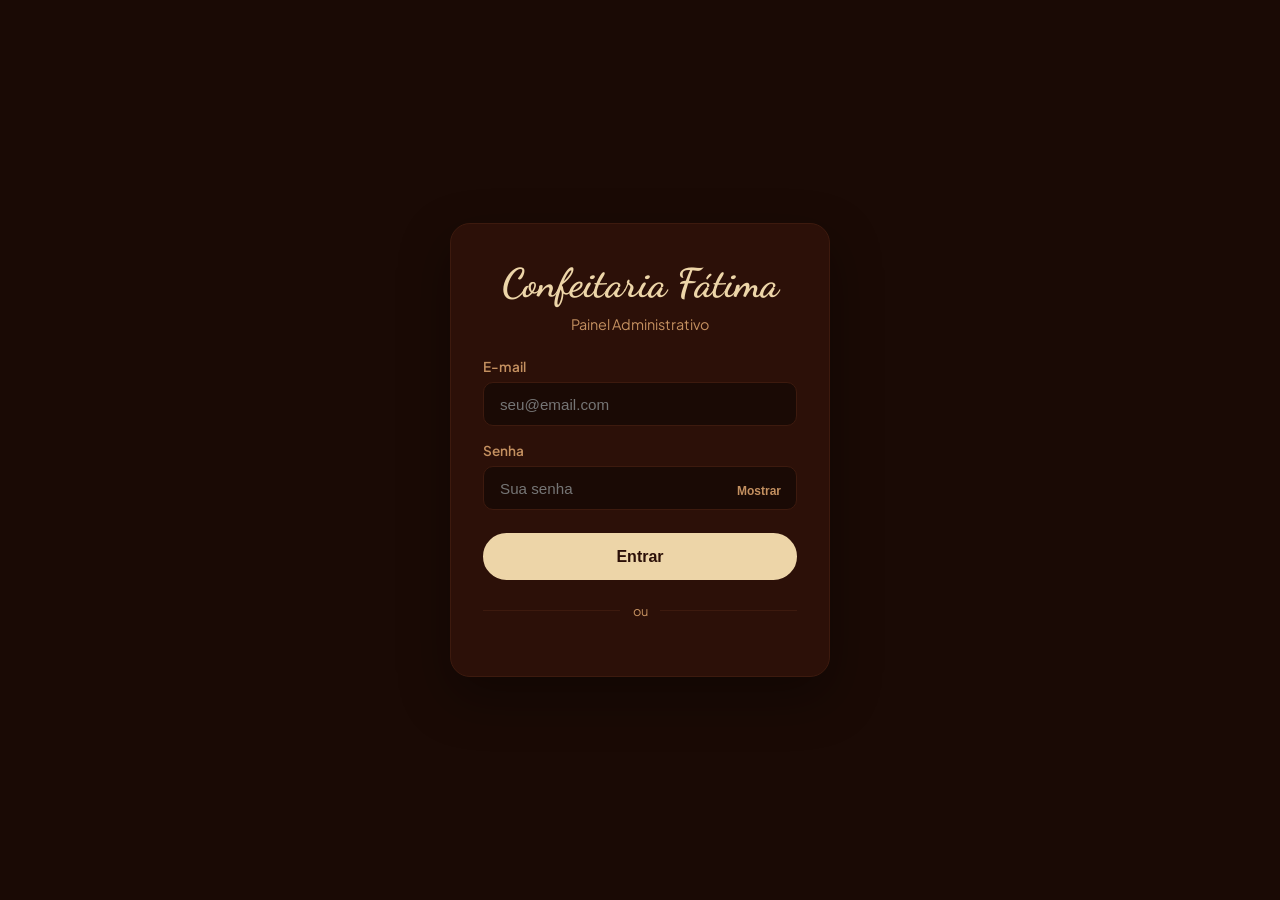
<file: admin/painel.html>
<!DOCTYPE html>
<html lang="pt-BR">

<head>
  <meta charset="UTF-8">
  <meta name="viewport" content="width=device-width, initial-scale=1.0">
  <title>Painel — Confeitaria Fátima Bolos</title>

  <!--Fontes-->
  <link rel="preconnect" href="https://fonts.googleapis.com">
  <link rel="preconnect" href="https://fonts.gstatic.com">
  <link rel="icon" type="image/svg+xml" href="/img/icon.svg?v=2">
  <link rel="icon" type="image/png" sizes="32x32" href="/img/favicon-32.png?v=2">
  <link rel="icon" type="image/x-icon" href="/favicon.ico?v=2">
  <link rel="apple-touch-icon" href="/img/apple-touch-icon.png?v=2">
  <link
    href="https://fonts.googleapis.com/css2?family=Dancing+Script:wght@700&family=Plus+Jakarta+Sans:wght@400;500;600&display=swap"
    rel="stylesheet">

  <script src="https://accounts.google.com/gsi/client" async defer></script>

  <style>
    * {
      margin: 0;
      padding: 0;
      box-sizing: border-box;
    }

    body {
      font-family: 'Plus Jakarta Sans', sans-serif;
      background-color: #1a0a05;
      color: #ffdbce;
    }

    a {
      text-decoration: none;
      color: inherit;
    }

    /* =====================
       LOGIN
       ===================== */
    .login-caixa {
      min-height: 100vh;
      display: flex;
      flex-direction: column;
      align-items: center;
      justify-content: center;
      padding: 2rem;
    }

    .login-logo {
      font-family: 'Dancing Script', cursive;
      font-size: 2.5rem;
      color: #EDD5A8;
      margin-bottom: 0.5rem;
    }

    .login-subtitulo {
      font-size: 0.9rem;
      color: #C49060;
      margin-bottom: 2rem;
    }

    .login-campo {
      width: 100%;
      max-width: 320px;
      display: flex;
      flex-direction: column;
      gap: 0.4rem;
      margin-bottom: 1rem;
    }

    .login-campo label {
      font-size: 0.85rem;
      font-weight: 600;
      color: #C49060;
    }

    .login-campo input {
      background-color: #2C1008;
      border: 1.5px solid #3d1a0e;
      border-radius: 10px;
      padding: 0.8rem 1rem;
      color: #EDD5A8;
      font-size: 0.95rem;
      outline: none;
      transition: border 0.2s;
      width: 100%;
    }

    .login-campo input:focus {
      border-color: #EDD5A8;
    }

    #btn-login {
      width: 100%;
      max-width: 320px;
      background-color: #2C1008;
      color: #EDD5A8;
      border: 2px solid #EDD5A8;
      border-radius: 50px;
      padding: 0.8rem;
      font-size: 1rem;
      font-weight: 600;
      cursor: pointer;
      transition: all 0.3s;
    }

    #btn-login:hover {
      background-color: #EDD5A8;
      color: #2C1008;
    }

    .login-erro {
      color: #e8798f;
      font-size: 0.85rem;
      margin-top: 0.8rem;
      text-align: center;
      display: none;
    }

    .login-card {
      width: 100%;
      max-width: 380px;
      padding: 2.2rem 2rem;
      background-color: #2C1008;
      border: 1px solid #3d1a0e;
      border-radius: 20px;
      box-shadow: 0 20px 50px rgba(0, 0, 0, 0.35);
      text-align: center;
    }

    .login-card .login-subtitulo {
      margin-bottom: 1.6rem;
    }

    .login-form {
      display: flex;
      flex-direction: column;
      align-items: center;
      text-align: left;
    }

    .login-card .login-campo,
    .login-card #btn-login {
      max-width: none;
    }

    .login-card .login-campo input {
      background-color: #1a0a05;
    }

    .login-senha {
      position: relative;
    }

    .login-senha input {
      padding-right: 3.2rem;
    }

    #btn-mostrar-senha {
      position: absolute;
      right: 0.4rem;
      bottom: 0.35rem;
      background: none;
      border: 0;
      padding: 0.45rem 0.6rem;
      color: #C49060;
      font-size: 0.75rem;
      font-weight: 600;
      cursor: pointer;
    }

    #btn-login {
      margin-top: 0.4rem;
      background-color: #EDD5A8;
      color: #2C1008;
    }

    #btn-login:hover {
      background-color: #C49060;
      border-color: #C49060;
    }

    #btn-login:disabled {
      opacity: 0.6;
      cursor: wait;
    }

    .login-divisor {
      display: flex;
      align-items: center;
      gap: 0.8rem;
      width: 100%;
      margin: 1.4rem 0;
      font-size: 0.8rem;
      color: #C49060;
    }

    .login-divisor::before,
    .login-divisor::after {
      content: '';
      flex: 1;
      height: 1px;
      background-color: #3d1a0e;
    }

    #google-btn-container {
      display: flex;
      justify-content: center;
    }

    /* =====================
       HEADER DO PAINEL
       ===================== */
    .painel-header {
      display: flex;
      align-items: center;
      justify-content: space-between;
      padding: 1rem 1.5rem;
      background-color: #2C1008;
      position: sticky;
      top: 0;
      z-index: 100;
    }

    .painel-logo {
      font-family: 'Dancing Script', cursive;
      font-size: 1.4rem;
      color: #EDD5A8;
    }

    #btn-sair {
      background: none;
      border: 1.5px solid #EDD5A8;
      border-radius: 50px;
      padding: 0.4rem 1rem;
      color: #EDD5A8;
      font-size: 0.85rem;
      cursor: pointer;
      transition: all 0.3s;
    }

    #btn-sair:hover {
      background-color: #EDD5A8;
      color: #2C1008;
    }

    /* =====================
       CONTEÚDO DO PAINEL
       ===================== */
    .painel-conteudo {
      padding: 2rem 1.5rem;
      max-width: 800px;
      margin: 0 auto;
    }

    .painel-titulo {
      font-family: 'Dancing Script', cursive;
      font-size: 2rem;
      color: #EDD5A8;
      margin-bottom: 2rem;
    }

    .painel-subtitulo {
      font-size: 0.9rem;
      color: #C49060;
      margin-bottom: 2rem;
    }

    .carregando {
      text-align: center;
      color: #C49060;
      padding: 2rem;
    }

    /* =====================
       CARDS DE PEDIDO
       ===================== */
    .pedido-card {
      background-color: #2C1008;
      border: 1.5px solid #3d1a0e;
      border-radius: 16px;
      padding: 1.5rem;
      margin-bottom: 1rem;
    }

    .pedido-card-topo {
      display: flex;
      justify-content: space-between;
      align-items: flex-start;
      margin-bottom: 1rem;
    }

    .pedido-nome {
      font-size: 1.2rem;
      font-weight: 700;
      color: #EDD5A8;
    }

    .pedido-whatsapp {
      font-size: 0.85rem;
      color: #C49060;
      margin-top: 0.2rem;
    }

    .pedido-status {
      font-size: 0.75rem;
      font-weight: 700;
      padding: 0.3rem 0.8rem;
      border-radius: 50px;
    }

    .status-novo {
      background-color: #fce4ec;
      color: #880e4f;
    }

    .status-confirmado {
      background-color: #c8e6c9;
      color: #1b5e20;
    }

    .status-concluido {
      background-color: #eeeeee;
      color: #424242;
    }

    .pedido-detalhes {
      display: grid;
      grid-template-columns: 1fr 1fr;
      gap: 0.8rem;
      margin-bottom: 1rem;
    }

    .pedido-detalhe {
      background-color: #1a0a05;
      border-radius: 10px;
      padding: 0.6rem 0.8rem;
    }

    .pedido-detalhe-label {
      font-size: 0.7rem;
      color: #C49060;
      text-transform: uppercase;
      letter-spacing: 0.05rem;
      margin-bottom: 0.2rem;
    }

    .pedido-detalhe-valor {
      font-size: 0.9rem;
      color: #EDD5A8;
      font-weight: 500;
    }

    .pedido-foto {
      background-color: #1a0a05;
      border-radius: 10px;
      padding: 0.8rem;
      margin-bottom: 1rem;
    }

    .pedido-foto a {
      display: inline-block;
      color: #EDD5A8;
      font-size: 0.85rem;
    }

    .pedido-foto img {
      display: block;
      width: 100%;
      max-width: 260px;
      max-height: 260px;
      object-fit: cover;
      border-radius: 10px;
      border: 1.5px solid #3d1a0e;
      margin-top: 0.5rem;
    }

    .pedido-mensagem {
      background-color: #1a0a05;
      border-radius: 10px;
      padding: 0.8rem;
      font-size: 0.85rem;
      color: #C49060;
      font-style: italic;
      margin-bottom: 1rem;
    }

    .pedido-acoes {
      display: flex;
      gap: 0.8rem;
      flex-wrap: wrap;
    }

    .btn-confirmar {
      flex: 1;
      padding: 0.7rem;
      background-color: #1a0a05;
      color: #fff;
      border: none;
      border-radius: 10px;
      font-size: 0.9rem;
      font-weight: 600;
      cursor: pointer;
      transition: opacity 0.2s;
    }

    .btn-confirmar:hover {
      opacity: 0.85;
    }

    .btn-concluir {
      flex: 1;
      padding: 0.7rem;
      background-color: #2C1008;
      color: #EDD5A8;
      border: 1.5px solid #EDD5A8;
      border-radius: 10px;
      font-size: 0.9rem;
      font-weight: 600;
      cursor: pointer;
      transition: all 0.2s;
    }

    .btn-concluir:hover {
      background-color: #EDD5A8;
      color: #2C1008;
    }

    .btn-arquivar {
      background: none;
      border: 1.5px solid #7a4a35;
      border-radius: 10px;
      padding: 0.6rem 1rem;
      color: #7a4a35;
      font-size: 0.85rem;
      cursor: pointer;
      transition: all 0.2s;
    }

    .btn-arquivar:hover {
      border-color: #B8405F;
      color: #B8405F;

    }
  </style>
</head>

<body>

  <!--TELA DE LOGIN -->
  <div id="tela-login">

    <div class="login-caixa">
      <div class="login-card">
        <h1 class="login-logo">Confeitaria Fátima</h1>
        <p class="login-subtitulo">Painel Administrativo</p>

        <form id="form-login" class="login-form" novalidate>
          <div class="login-campo">
            <label for="login-email">E-mail</label>
            <input type="email" id="login-email" autocomplete="username" placeholder="seu@email.com" required>
          </div>
          <div class="login-campo login-senha">
            <label for="login-senha">Senha</label>
            <input type="password" id="login-senha" autocomplete="current-password" placeholder="Sua senha" required>
            <button type="button" id="btn-mostrar-senha" aria-label="Mostrar senha">Mostrar</button>
          </div>
          <button type="submit" id="btn-login">Entrar</button>
        </form>

        <div class="login-divisor">ou</div>

        <div id="google-btn-container"></div>
        <p id="login-erro" class="login-erro" role="alert">Acesso não autorizado para essa conta.</p>
      </div>
    </div>

  </div>

  <!-- PAINEL PRINCIPAL (começa escondida) -->
  <div id="painel" style="display:none">

    <!--HEADER-->
    <header class="painel-header">
      <h1 class="painel-logo">Confeitaria Fátima</h1>
      <button id="btn-sair">Sair</button>
    </header>

    <!--CONTEÚDO -->
    <main class="painel-conteudo">
      <h2 class="painel-titulo">Pedidos recebidos</h2>
      <p class="painel-subtitulo">Gerencie as encomendas da confeitaria</p>

      <!--LISTA DE PEDIDOS -->
      <div id="lista-pedidos">
        <p class="carregando">Carregando pedidos...</p>
      </div>
    </main>

  </div>

  <script>

    // =====================
    // CONFIGURAÇÕES
    // =====================
    const URL_PLANILHA = 'https://script.google.com/macros/s/AKfycbydy8rZFfhOJvWK3WBv8YDpAUr9hgkz_0uEy-d6M4p9zXqY5nViLQRX6cF8EUUMvl_4XQ/exec';
    const GOOGLE_CLIENT_ID ='SEU_CLIENT_ID_AQUI.apps.gooogleusercontent.com';


    // =====================
    // SESSÃO
    // O Apps Script devolve um código temporário no login. Ele fica só na memória
    // desta página (ao recarregar, é preciso entrar de novo) e vai em toda ação.
    // =====================
    let sessao = null;

    function encerrarSessao(mensagem) {
      sessao = null;
      document.getElementById('painel').style.display = 'none';
      document.getElementById('tela-login').style.display = 'block';
      if (mensagem) {
        const erro = document.getElementById('login-erro');
        erro.textContent = mensagem;
        erro.style.display = 'block';
      }
    }

    async function chamarScript(corpo) {
      const resposta = await fetch(URL_PLANILHA, {
        method: 'POST',
        headers: { 'Content-Type': 'text/plain;charset=utf-8' },
        body: JSON.stringify(Object.assign({}, corpo, { sessao: sessao }))
      });
      const resultado = await resposta.json();

      if (resultado.erro === 'nao_autorizado') {
        encerrarSessao('Sua sessão expirou. Entre novamente.');
        throw new Error('nao_autorizado');
      }
      return resultado;
    }

    // =====================
    // LOGIN COM GOOGLE
    // =====================
    window.onload = function () {
      google.accounts.id.initialize({
    client_id: '814272667016-c84m7qhs6dqjshkh17b590chnsorso6a.apps.googleusercontent.com',
    callback: aoLogar
});
        
      google.accounts.id.renderButton(
        document.getElementById('google-btn-container'),
        { theme: 'outline', size: 'large', text: 'signin_with' }
      );
    };

    async function aoLogar(resposta) {
      const erro = document.getElementById('login-erro');
      erro.textContent = 'Acesso não autorizado para essa conta.';
      erro.style.display = 'none';

      // envia o token pro Apps Script verificar se o e-mail é autorizado
     const verificacao = await fetch(URL_PLANILHA, {
    method: 'POST',
    headers: { 'Content-Type': 'text/plain;charset=utf-8' },
    body: JSON.stringify({ acao: 'verificarLogin', token: resposta.credential })
});

      const resultado = await verificacao.json();

     if (resultado.autorizado) {
        sessao = resultado.sessao;
        document.getElementById('tela-login').style.display = 'none';
        document.getElementById('painel').style.display = 'block';
        carregarPedidos();
      } else {
        erro.style.display = 'block';
    }
  }
    // =====================
    // LOGIN COM E-MAIL E SENHA
    // A conferência da senha é feita no Apps Script (ação "verificarSenha").
    // =====================
    function mostrarErroLogin(texto) {
      const erro = document.getElementById('login-erro');
      erro.textContent = texto;
      erro.style.display = 'block';
    }

    document.getElementById('btn-mostrar-senha').addEventListener('click', function () {
      const campo = document.getElementById('login-senha');
      const mostrar = campo.type === 'password';
      campo.type = mostrar ? 'text' : 'password';
      this.textContent = mostrar ? 'Ocultar' : 'Mostrar';
      this.setAttribute('aria-label', mostrar ? 'Ocultar senha' : 'Mostrar senha');
    });

    document.getElementById('form-login').addEventListener('submit', async function (e) {
      e.preventDefault();
      const email = document.getElementById('login-email').value.trim();
      const senha = document.getElementById('login-senha').value;
      const botao = document.getElementById('btn-login');
      document.getElementById('login-erro').style.display = 'none';

      if (!email || !senha) {
        mostrarErroLogin('Preencha o e-mail e a senha.');
        return;
      }

      botao.disabled = true;
      botao.textContent = 'Entrando...';
      try {
        const verificacao = await fetch(URL_PLANILHA, {
          method: 'POST',
          headers: { 'Content-Type': 'text/plain;charset=utf-8' },
          body: JSON.stringify({ acao: 'verificarSenha', email: email, senha: senha })
        });
        const resultado = await verificacao.json();

        if (resultado.autorizado) {
          sessao = resultado.sessao;
          document.getElementById('login-senha').value = '';
          document.getElementById('tela-login').style.display = 'none';
          document.getElementById('painel').style.display = 'block';
          carregarPedidos();
        } else if (resultado.bloqueado) {
          mostrarErroLogin('Muitas tentativas. Tente novamente em 15 minutos.');
        } else {
          mostrarErroLogin('E-mail ou senha incorretos.');
        }
      } catch (erro) {
        mostrarErroLogin('Não foi possível entrar agora. Tente novamente.');
      } finally {
        botao.disabled = false;
        botao.textContent = 'Entrar';
      }
    });

    // botão sair
    document.getElementById('btn-sair').addEventListener('click', function () {
      chamarScript({ acao: 'sair' }).catch(function () {});
      encerrarSessao();
      document.getElementById('login-erro').style.display = 'none';
      google.accounts.id.disableAutoSelect();
    });

    // =====================
    // CARREGAR PEDIDOS
    // =====================
    async function carregarPedidos() {
      const lista = document.getElementById('lista-pedidos');
      lista.innerHTML = '<p class="carregando">Carregando pedidos...</p>';

      try {
        const dados = await chamarScript({ acao: 'listar' });

        if (!dados.pedidos || dados.pedidos.length === 0) {
          lista.innerHTML = '<p class="carregando">Nenhum pedido encontrado.</p>';
          return;
        }

        lista.innerHTML = '';
        dados.pedidos.reverse().forEach(function (pedido) {
          lista.innerHTML += criarCardPedido(pedido);
        });

      } catch (erro) {
        if (erro.message === 'nao_autorizado') return;
        console.log('Erro:', erro);
        lista.innerHTML = '<p class="carregando">Erro ao carregar pedidos. Tente novamente.</p>';
      }
    }

    // =====================
    // SEGURANÇA: os dados vêm do formulário público, então são "escapados"
    // antes de entrar no HTML do painel.
    // =====================
    function esc(valor) {
      return String(valor === undefined || valor === null ? '' : valor)
        .replace(/&/g, '&amp;')
        .replace(/</g, '&lt;')
        .replace(/>/g, '&gt;')
        .replace(/"/g, '&quot;')
        .replace(/'/g, '&#39;');
    }

    // texto do tamanho do bolo (pedidos novos guardam o valor inicial da faixa)
    const TAMANHOS = {
      '8': '8 a 10 pessoas', '10': '10 a 15 pessoas', '15': '15 a 20 pessoas',
      '25': '25 a 30 pessoas', '40': '40 a 50 pessoas', '50': '50 a 60 pessoas',
      '60+': 'Mais de 60 pessoas'
    };

    function textoTamanho(p) {
      const valor = String(p.porcoes).trim();
      if (valor === '60+') return TAMANHOS['60+'];
      // pedidos novos têm valor estimado; os antigos continuam como "fatias"
      if (p.valorEstimado && TAMANHOS[valor]) return TAMANHOS[valor];
      return valor + ' fatias';
    }

    // foto de referência: usa só o código do arquivo do Drive, nunca o link bruto
    function blocoFoto(p) {
      const achou = String(p.fotoLink || '').match(/^https:\/\/drive\.google\.com\/file\/d\/([A-Za-z0-9_-]+)/);
      if (!achou) return '';
      const id = achou[1];
      const abrir = 'https://drive.google.com/file/d/' + id + '/view';
      const miniatura = 'https://drive.google.com/thumbnail?id=' + id + '&sz=w600';
      return `
      <div class="pedido-foto">
        <p class="pedido-detalhe-label">Foto de referência</p>
        <a href="${abrir}" target="_blank" rel="noopener noreferrer">
          <img src="${miniatura}" alt="Foto de referência do pedido" loading="lazy" referrerpolicy="no-referrer"
               onerror="if (!this.dataset.tentou) { this.dataset.tentou = '1'; this.src = 'https://lh3.googleusercontent.com/d/${id}=w600'; } else { this.replaceWith(document.createTextNode('Abrir foto')); }">
        </a>
      </div>`;
    }

    // =====================
    // CRIAR CARD DO PEDIDO
    // =====================
    function criarCardPedido(p) {

      // formata as datas
      const dataEvento = p.dataEvento ? String(p.dataEvento).split('T')[0].split('-').reverse().join('/') : 'Não informado';
      const dataRecebido = p.data ? String(p.data).substring(0, 16).replace('T', ' ').split('-').join('/').replace(/(\d{4})\/(\d{2})\/(\d{2})/, '$3/$2/$1') : '';

      const statusClasse = p.status === 'Novo' ? 'status-novo' :
        p.status === 'Confirmado' ? 'status-confirmado' : 'status-concluido';

      const botoes = p.status === 'Novo'
        ? `<button class="btn-confirmar" onclick="atualizarStatus(${p.linha}, 'Confirmado')">✓ Confirmar</button>
       <button class="btn-concluir" onclick="atualizarStatus(${p.linha}, 'Concluído')">✔ Concluído</button>`
        : p.status === 'Confirmado'
          ? `<button class="btn-concluir" onclick="atualizarStatus(${p.linha}, 'Concluído')">✔ Marcar Concluído</button>`
         : `<button class="btn-arquivar" onclick="arquivarPedido(this, ${p.linha})">✕ Remover da lista</button>`;

      return `
    <div class="pedido-card">
      <div class="pedido-card-topo">
        <div>
          <p class="pedido-nome">${esc(p.nome)}</p>
          <p class="pedido-whatsapp">💬 ${esc(p.whatsapp)}</p>
        </div>
        <span class="pedido-status ${statusClasse}">${esc(p.status)}</span>
      </div>

      <div class="pedido-detalhes">
        <div class="pedido-detalhe">
          <p class="pedido-detalhe-label">Data do Evento</p>
          <p class="pedido-detalhe-valor">📅 ${esc(dataEvento)}</p>
        </div>
        <div class="pedido-detalhe">
          <p class="pedido-detalhe-label">Porções</p>
          <p class="pedido-detalhe-valor">🎂 ${esc(textoTamanho(p))}</p>
        </div>
        <div class="pedido-detalhe">
          <p class="pedido-detalhe-label">Massa</p>
          <p class="pedido-detalhe-valor">${esc(p.massa)}</p>
        </div>
        <div class="pedido-detalhe">
          <p class="pedido-detalhe-label">Recheio 1ª Camada</p>
          <p class="pedido-detalhe-valor">${esc(p.recheio1)}</p>
        </div>
        <div class="pedido-detalhe">
          <p class="pedido-detalhe-label">Recheio 2ª Camada</p>
          <p class="pedido-detalhe-valor">${esc(p.recheio2)}</p>
        </div>
        ${p.decoracao ? `<div class="pedido-detalhe">
          <p class="pedido-detalhe-label">Decoração</p>
          <p class="pedido-detalhe-valor">${esc(p.decoracao)}</p>
        </div>` : ''}
        ${p.valorEstimado ? `<div class="pedido-detalhe">
          <p class="pedido-detalhe-label">Valor estimado</p>
          <p class="pedido-detalhe-valor">${esc(p.valorEstimado)}</p>
        </div>` : ''}
        <div class="pedido-detalhe">
          <p class="pedido-detalhe-label">Recebido em</p>
          <p class="pedido-detalhe-valor">${esc(dataRecebido)}</p>
        </div>
      </div>

      ${p.mensagem ? `<div class="pedido-mensagem">"${esc(p.mensagem)}"</div>` : ''}
      ${blocoFoto(p)}

      <div class="pedido-acoes">
        ${botoes}
      </div>
    </div>
  `;
    }

    // =====================
    // ATUALIZAR STATUS
    // =====================
    async function atualizarStatus(linha, novoStatus) {
      try {
        const resultado = await chamarScript({ acao: 'atualizarStatus', linha: linha, status: novoStatus });
        if (resultado.status !== 'ok') throw new Error(resultado.erro || 'erro');

        carregarPedidos();
      } catch (erro) {
        if (erro.message === 'nao_autorizado') return;
        alert('Erro ao atualizar. Tente novamente.');
      }
    }

    async function arquivarPedido(btn, linha) {
      if (!confirm('Remove este pedido da planilha tambem?')) return;

      const card = btn.closest('.pedido-card');
      card.style.transition = 'opacity 0.4s';
      card.style.opacity = '0.4';

      try {
        const resultado = await chamarScript({ acao: 'deletarLinha', linha: linha });
        if (resultado.status !== 'ok') throw new Error(resultado.erro || 'erro');

        // recarrega a lista: depois de apagar, os demais pedidos mudam de linha na planilha
        carregarPedidos();
      } catch (erro) {
        card.style.opacity = '1';
        if (erro.message === 'nao_autorizado') return;
        alert('Não foi possível remover o pedido. Tente novamente.');
      }
    }

  </script>
</body>

</html>
</file>
<file: css/style.css>
/* =====================
   RESET E BASE
   ===================== */
* {
    margin: 0;
    padding: 0;
    box-sizing: border-box;
}

body {
    font-family: 'Plus Jakarta Sans', sans-serif;
    background-color: #1a0a05;
    color: #ffdbce;
}

/* Importa as fontes do Google */
@import url('https://fonts.googleapis.com/css2?family=Dancing+Script:wght@700&family=Plus+Jakarta+Sans:wght@400;500;600&display=swap');

/* =====================
   TÍTULOS DAS SEÇÕES
   ===================== */
.secao-titulo {
    font-family: 'Dancing Script', cursive;
    font-size: 2rem;
    color: #EDD5A8;
    text-align: center;
    margin-bottom: 0.5rem;
}

.secao-subtitulo {
    font-size: 0.9rem;
    color: #C49060;
    text-align: center;
    margin-bottom: 1.5rem;
}

/* =====================
   LINKS
   ===================== */
a{
    text-decoration: none;
    color: inherit;
}
</file>
<file: css/home.css>
/* =====================================================
   ATELIÊ FÁTIMA BOLOS — página inicial (visual v2)
   Mobile primeiro; ajustes para telas maiores no final.
   ===================================================== */

:root {
    --c900: #1a0a05;
    --c800: #2c1008;
    --c700: #3a1a10;
    --linha: #5a3424;
    --creme: #edd5a8;
    --ouro: #c49060;
    --rosa: #b8405f;
    --rosa-claro: #e58aa1;
    --tinta: #fff8ee;
    --altura-header: 65px;
}

[hidden] {
    display: none !important;
}

html {
    scroll-behavior: smooth;
    scroll-padding-top: 76px;
}

body {
    padding-bottom: 84px;
    overflow-x: hidden;
}

body.sem-rolagem {
    overflow: hidden;
}

:focus-visible {
    outline: 2px solid var(--creme);
    outline-offset: 2px;
}

/* =====================
   ÍCONES (sprite SVG)
   ===================== */
.ic {
    width: 20px;
    height: 20px;
    flex: none;
    fill: none;
    stroke: currentColor;
    stroke-width: 1.75;
    stroke-linecap: round;
    stroke-linejoin: round;
}

.ic.ic-fill {
    fill: currentColor;
    stroke: none;
}

.ic-sm {
    width: 16px;
    height: 16px;
}

.ic-forte {
    stroke-width: 2.4;
}

/* =====================
   BOTÕES
   ===================== */
.botao {
    display: inline-flex;
    align-items: center;
    justify-content: center;
    gap: 8px;
    padding: 16px 22px;
    border-radius: 999px;
    border: 1px solid transparent;
    font-family: inherit;
    font-size: 0.9rem;
    font-weight: 600;
    cursor: pointer;
    transition: background-color 0.2s, color 0.2s, transform 0.2s;
}

.botao:active {
    transform: scale(0.98);
}

.botao-primario {
    background-color: var(--creme);
    color: var(--c800);
}

.botao-primario:hover {
    background-color: var(--tinta);
}

.botao-contorno {
    border-color: var(--creme);
    color: var(--creme);
}

.botao-contorno:hover {
    background-color: rgba(237, 213, 168, 0.12);
}

.botao-ouro {
    border-color: var(--ouro);
    color: var(--ouro);
}

.botao-ouro:hover {
    background-color: rgba(196, 144, 96, 0.14);
}

.botao-rosa {
    background-color: var(--rosa);
    color: var(--tinta);
    font-size: 0.95rem;
}

.botao-rosa:hover {
    background-color: #a63553;
}

.botao:disabled {
    opacity: 0.6;
    cursor: not-allowed;
}

.botao-total {
    width: 100%;
}

/* =====================
   HEADER
   ===================== */
.header {
    position: sticky;
    top: 0;
    z-index: 50;
    display: flex;
    align-items: center;
    justify-content: space-between;
    gap: 12px;
    padding: 12px 16px;
    background-color: var(--c800);
    border-bottom: 1px solid var(--linha);
}

.icon-btn {
    display: grid;
    place-items: center;
    width: 40px;
    height: 40px;
    border: 0;
    border-radius: 50%;
    background-color: var(--c700);
    color: var(--creme);
    cursor: pointer;
    transition: background-color 0.2s;
}

.icon-btn:hover {
    background-color: var(--linha);
}

.logo {
    display: flex;
    align-items: center;
    gap: 8px;
}

.logo-marca {
    display: grid;
    place-items: center;
    width: 30px;
    height: 30px;
    border-radius: 50%;
    background-color: var(--rosa);
    color: var(--tinta);
}

.logo-marca .ic {
    width: 17px;
    height: 17px;
    stroke-width: 2;
}

.logo-texto {
    font-family: 'Dancing Script', cursive;
    font-size: 1.4rem;
    color: var(--creme);
    line-height: 1;
}

.nav-desktop {
    display: none;
}

/* =====================
   HERO
   ===================== */
.hero {
    display: flex;
    align-items: flex-end;
    min-height: 540px;
    padding: 2rem 1.5rem 2.25rem;
    background-color: var(--c800);
    background-image:
        linear-gradient(to bottom, rgba(26, 10, 5, 0.25) 0%, rgba(26, 10, 5, 0.55) 45%, rgba(26, 10, 5, 0.96) 100%),
        url('../img/hero.jpg');
    background-size: cover;
    background-position: center;
}

.hero-conteudo {
    width: 100%;
    max-width: 560px;
}

.hero-selo {
    display: inline-flex;
    align-items: center;
    gap: 6px;
    padding: 6px 12px 6px 10px;
    border: 1px solid var(--ouro);
    border-radius: 999px;
    font-size: 0.75rem;
    font-weight: 500;
    color: var(--creme);
}

.hero-selo .ic {
    width: 14px;
    height: 14px;
    color: var(--ouro);
}

.hero-titulo {
    margin: 16px 0 12px;
    font-family: 'Dancing Script', cursive;
    font-size: 3.5rem;
    line-height: 1.04;
    color: var(--tinta);
}

.hero-cursor {
    color: var(--ouro);
    animation: piscar 1s steps(1) infinite;
}

@keyframes piscar {
    50% {
        opacity: 0;
    }
}

.hero-texto {
    font-size: 0.9rem;
    line-height: 1.6;
    color: rgba(237, 213, 168, 0.9);
}

.hero-botoes {
    display: flex;
    flex-wrap: wrap;
    gap: 12px;
    margin-top: 22px;
}

/* =====================
   DIFERENCIAIS
   ===================== */
.diferenciais {
    background-color: var(--c700);
}

.diferenciais-lista {
    display: grid;
    grid-template-columns: repeat(3, 1fr);
    gap: 8px;
    max-width: 720px;
    margin: 0 auto;
    padding: 18px 12px;
    list-style: none;
}

.diferenciais-lista li {
    display: flex;
    flex-direction: column;
    align-items: center;
    gap: 8px;
    text-align: center;
    font-size: 0.7rem;
    font-weight: 500;
    line-height: 1.35;
    color: var(--creme);
}

.diferenciais-lista .ic {
    width: 24px;
    height: 24px;
    color: var(--ouro);
    stroke-width: 1.6;
}

/* =====================
   TÍTULOS DE SEÇÃO
   ===================== */
.secao-titulo {
    margin-bottom: 6px;
    font-family: 'Dancing Script', cursive;
    font-size: 2.25rem;
    line-height: 1.15;
    color: var(--creme);
    text-align: center;
}

.secao-subtitulo {
    margin-bottom: 24px;
    font-size: 0.85rem;
    color: var(--ouro);
    text-align: center;
}

/* =====================
   FRASE DE EFEITO (galeria e rodapé)
   ===================== */
.frase-efeito {
    display: flex;
    align-items: center;
    justify-content: center;
    gap: 12px;
    font-family: 'Dancing Script', cursive;
    font-size: 1.45rem;
    line-height: 1.2;
    color: var(--ouro);
    text-align: center;
    text-wrap: balance;
}

.frase-efeito::before,
.frase-efeito::after {
    content: '';
    flex: 0 1 28px;
    height: 1px;
    background-color: var(--ouro);
    opacity: 0.6;
}

.galeria .frase-efeito {
    margin-bottom: 24px;
}

/* =====================
   GALERIA
   ===================== */
.galeria {
    padding: 40px 20px 36px;
    background-color: var(--c900);
}

.galeria-grid {
    display: grid;
    grid-template-columns: repeat(2, 1fr);
    gap: 12px;
    max-width: 1080px;
    margin: 0 auto;
}

.galeria-item {
    position: relative;
    margin: 0;
    overflow: hidden;
    border-radius: 16px;
    aspect-ratio: 169 / 200;
    background-color: var(--c700);
}

.galeria-item img {
    display: block;
    width: 100%;
    height: 100%;
    object-fit: cover;
    transition: transform 0.4s ease;
}

.galeria-item:hover img {
    transform: scale(1.05);
}

.galeria-item figcaption {
    position: absolute;
    right: 0;
    bottom: 0;
    left: 0;
    padding: 36px 14px 12px;
    background: linear-gradient(to bottom, rgba(26, 10, 5, 0), rgba(26, 10, 5, 0.9));
    font-size: 0.8rem;
    font-weight: 600;
    color: var(--tinta);
}

.galeria-cta {
    display: flex;
    justify-content: center;
    margin-top: 24px;
}

/* =====================
   MONTE SEU BOLO
   ===================== */
.massas {
    padding: 40px 16px 32px;
}

.montar {
    max-width: 720px;
    margin: 0 auto;
}

.etapas {
    position: sticky;
    top: var(--altura-header);
    z-index: 20;
    display: flex;
    justify-content: space-between;
    margin: 0 -16px 20px;
    padding: 10px 16px;
    background-color: rgba(26, 10, 5, 0.94);
    backdrop-filter: blur(6px);
    border-bottom: 1px solid var(--c700);
}

.etapa {
    display: flex;
    flex: 1;
    flex-direction: column;
    align-items: center;
    gap: 6px;
    font-size: 0.7rem;
    font-weight: 500;
    color: rgba(237, 213, 168, 0.6);
    transition: color 0.2s;
}

.etapa-num b {
    font-weight: 700;
}

.etapa-num .ic,
.passo-num .ic {
    display: none;
    width: 14px;
    height: 14px;
    stroke-width: 3;
}

.etapa-num {
    display: grid;
    place-items: center;
    width: 26px;
    height: 26px;
    border: 1px solid var(--linha);
    border-radius: 50%;
    background-color: var(--c700);
    font-size: 0.75rem;
    font-weight: 700;
    color: var(--creme);
    transition: background-color 0.2s, border-color 0.2s;
}

/* etapa concluída: círculo dourado com check */
.etapa.feita {
    color: var(--creme);
}

.etapa.feita .etapa-num {
    border-color: var(--ouro);
    background-color: var(--ouro);
    color: var(--c800);
}

.etapa.feita .etapa-num b,
.passo.feito .passo-num b {
    display: none;
}

.etapa.feita .etapa-num .ic,
.passo.feito .passo-num .ic {
    display: block;
}

.etapa.ativa {
    color: var(--creme);
}

.etapa.ativa .etapa-num {
    border-color: var(--rosa);
    background-color: var(--rosa);
    color: var(--tinta);
}

.passos {
    display: grid;
    gap: 20px;
}

.passo {
    display: grid;
    gap: 16px;
    padding: 20px 18px;
    border: 1px solid var(--linha);
    border-radius: 20px;
    background-color: var(--c800);
    scroll-margin-top: 150px;
}

.passo-cab {
    display: flex;
    align-items: center;
    gap: 12px;
}

.passo-num {
    display: grid;
    flex: none;
    place-items: center;
    width: 32px;
    height: 32px;
    border-radius: 50%;
    background-color: var(--rosa);
    font-size: 0.95rem;
    font-weight: 700;
    color: var(--tinta);
}

.passo.feito .passo-num {
    background-color: var(--ouro);
    color: var(--c800);
}

.passo-cab h3 {
    font-size: 1.05rem;
    font-weight: 700;
    color: var(--tinta);
}

.passo-cab p {
    margin-top: 2px;
    font-size: 0.75rem;
    color: var(--ouro);
}

/* ---- opções (massa e decoração) ---- */
.opcoes {
    display: grid;
    gap: 10px;
}

.opcao {
    position: relative;
    display: flex;
    align-items: center;
    gap: 12px;
    padding: 14px;
    border: 1px solid var(--linha);
    border-radius: 14px;
    background-color: var(--c900);
    cursor: pointer;
    transition: border-color 0.2s, background-color 0.2s;
}

.opcao input,
.tamanho input,
.pill input {
    position: absolute;
    opacity: 0;
    pointer-events: none;
}

.opcao-icone {
    display: grid;
    flex: none;
    place-items: center;
    width: 38px;
    height: 38px;
    border-radius: 50%;
    background-color: var(--c700);
    color: var(--ouro);
    transition: background-color 0.2s, color 0.2s;
}

.opcao-texto {
    flex: 1;
    min-width: 0;
}

.opcao-texto strong {
    display: block;
    font-size: 0.9rem;
    font-weight: 600;
    color: var(--tinta);
}

.opcao-texto small {
    display: block;
    margin-top: 2px;
    font-size: 0.75rem;
    line-height: 1.35;
    color: rgba(237, 213, 168, 0.65);
}

.opcao-preco {
    flex: none;
    font-size: 0.8rem;
    font-weight: 700;
    color: var(--ouro);
}

.check {
    display: none;
    flex: none;
    place-items: center;
    width: 22px;
    height: 22px;
    border-radius: 50%;
    background-color: var(--rosa);
    color: var(--tinta);
}

.check .ic {
    width: 12px;
    height: 12px;
    stroke-width: 3;
}

.opcao:has(input:checked),
.tamanho:has(input:checked) {
    border-color: var(--rosa);
    background-color: var(--c700);
    box-shadow: 0 0 0 1px var(--rosa);
}

.opcao:has(input:checked) .opcao-icone {
    background-color: var(--rosa);
    color: var(--tinta);
}

.opcao:has(input:checked) .check {
    display: grid;
}

.opcao:has(input:checked) .opcao-preco {
    color: var(--creme);
}

.opcao:has(input:focus-visible),
.tamanho:has(input:focus-visible),
.pill:has(input:focus-visible) span {
    outline: 2px solid var(--creme);
    outline-offset: 2px;
}

/* ---- tamanho ---- */
.tamanhos {
    display: grid;
    grid-template-columns: repeat(2, 1fr);
    gap: 10px;
}

.tamanho {
    position: relative;
    display: flex;
    flex-direction: column;
    gap: 6px;
    padding: 14px 12px;
    border: 1px solid var(--linha);
    border-radius: 14px;
    background-color: var(--c900);
    cursor: pointer;
    transition: border-color 0.2s, background-color 0.2s;
}

.tamanho-topo {
    display: flex;
    align-items: center;
    gap: 6px;
    font-size: 0.7rem;
    color: rgba(237, 213, 168, 0.65);
}

.tamanho-topo .ic {
    width: 16px;
    height: 16px;
    color: var(--ouro);
}

.tamanho strong {
    font-size: 1.25rem;
    font-weight: 700;
    color: var(--tinta);
}

.tamanho-preco {
    font-size: 0.9rem;
    font-weight: 600;
    color: var(--ouro);
}

.tamanho .check {
    position: absolute;
    top: 10px;
    right: 10px;
}

.tamanho:has(input:checked) .check {
    display: grid;
}

.tamanho:has(input:checked) .tamanho-preco {
    color: var(--creme);
}

/* ---- mais de 60 pessoas ---- */
.tamanho-consulta {
    grid-column: 1 / -1;
    flex-direction: row;
    align-items: center;
    gap: 12px;
    border-style: dashed;
}

.tamanho-consulta-icone {
    display: grid;
    flex: none;
    place-items: center;
    width: 38px;
    height: 38px;
    border-radius: 50%;
    background-color: var(--c700);
    color: var(--ouro);
}

.tamanho-consulta-texto {
    flex: 1;
    min-width: 0;
}

.tamanho-consulta-texto strong {
    display: block;
    font-size: 1rem;
}

.tamanho-consulta-texto small {
    display: block;
    margin-top: 2px;
    font-size: 0.75rem;
    line-height: 1.35;
    color: rgba(237, 213, 168, 0.65);
}

.tamanho-consulta:has(input:checked) {
    border-style: solid;
}

.tamanho-consulta:has(input:checked) .tamanho-consulta-icone {
    background-color: var(--rosa);
    color: var(--tinta);
}

.tamanho-consulta .check {
    position: static;
}

/* ---- recheios ---- */
.camada {
    border: 1px solid var(--linha);
    border-radius: 14px;
    background-color: var(--c900);
    scroll-margin-top: 150px;
}

.camada-cab {
    display: flex;
    align-items: center;
    gap: 10px;
    width: 100%;
    padding: 14px;
    border: 0;
    background: none;
    font-family: inherit;
    color: inherit;
    cursor: pointer;
    text-align: left;
}

.camada-rotulo {
    display: flex;
    align-items: center;
    gap: 8px;
    font-size: 0.9rem;
    font-weight: 700;
    color: var(--tinta);
}

.camada-rotulo .ic {
    width: 16px;
    height: 16px;
    color: var(--ouro);
}

.camada-escolha {
    margin-left: auto;
    font-size: 0.75rem;
    font-weight: 600;
    color: var(--ouro);
    text-align: right;
}

.camada-seta {
    transition: transform 0.25s;
}

.camada.aberta .camada-seta {
    transform: rotate(180deg);
}

.camada-corpo {
    display: none;
    gap: 12px;
    padding: 0 14px 14px;
}

.camada.aberta .camada-corpo {
    display: grid;
}

.pills-titulo {
    font-size: 0.62rem;
    font-weight: 700;
    letter-spacing: 0.12em;
    text-transform: uppercase;
    color: var(--ouro);
}

.pills {
    display: flex;
    flex-wrap: wrap;
    gap: 8px;
}

.pill {
    position: relative;
    display: inline-flex;
    cursor: pointer;
}

.pill span,
.pill-mais {
    display: inline-flex;
    align-items: center;
    gap: 6px;
    padding: 9px 14px;
    border: 1px solid var(--linha);
    border-radius: 999px;
    font-family: inherit;
    font-size: 0.8rem;
    font-weight: 500;
    color: rgba(237, 213, 168, 0.92);
    transition: background-color 0.2s, border-color 0.2s, color 0.2s;
}

.pill span:hover {
    border-color: var(--ouro);
}

.pill.especial span {
    border-color: var(--ouro);
}

.pill.especial .ic {
    width: 13px;
    height: 13px;
    color: var(--ouro);
}

.pill:has(input:checked) span {
    border-color: var(--rosa);
    background-color: var(--rosa);
    font-weight: 600;
    color: var(--tinta);
}

.pill:has(input:checked) .ic {
    color: var(--tinta);
}

.pill.extra {
    display: none;
}

.camada-corpo.mais .pill.extra {
    display: inline-flex;
}

.pill-mais {
    border-style: dashed;
    background: none;
    color: var(--ouro);
    cursor: pointer;
}

.pill-mais:hover {
    background-color: rgba(196, 144, 96, 0.12);
}

.aviso-especial {
    font-size: 0.75rem;
    color: var(--rosa-claro);
}

/* ---- resumo e valor ---- */
.resumo-valor {
    display: grid;
    gap: 14px;
    padding: 22px 20px;
    border: 1px solid var(--ouro);
    border-radius: 22px;
    background-color: var(--c700);
}

.rotulo-mini {
    font-size: 0.62rem;
    font-weight: 700;
    letter-spacing: 0.12em;
    text-transform: uppercase;
    color: var(--ouro);
}

.resumo-valor #resumo-texto {
    font-size: 0.9rem;
    font-weight: 500;
    line-height: 1.5;
    color: var(--tinta);
}

.resumo-valor hr {
    border: 0;
    border-top: 1px solid var(--linha);
}

.valor-linha {
    display: flex;
    align-items: flex-end;
    justify-content: space-between;
    gap: 12px;
}

.valor-rotulo {
    font-size: 0.75rem;
    color: rgba(237, 213, 168, 0.7);
}

.valor-obs {
    display: block;
    margin-top: 4px;
    font-size: 0.65rem;
    line-height: 1.4;
    color: rgba(237, 213, 168, 0.5);
}

.valor-numero.consulta {
    font-size: 1.6rem;
}

.valor-aviso {
    font-size: 0.8rem;
    line-height: 1.5;
    color: var(--creme);
}

.botao-whats {
    background-color: #25d366;
    color: #08301a;
}

.botao-whats:hover {
    background-color: #3fe07f;
}

.valor-numero {
    flex: none;
    font-family: 'Dancing Script', cursive;
    font-size: 2.3rem;
    line-height: 1;
    color: var(--creme);
}

/* =====================
   SOBRE
   ===================== */
.sobre {
    padding: 36px 20px;
}

.sobre-conteudo {
    display: grid;
    gap: 22px;
    max-width: 1000px;
    margin: 0 auto;
}

.sobre-foto img {
    display: block;
    width: min(230px, 62%);
    aspect-ratio: 1 / 1;
    margin: 0 auto;
    object-fit: cover;
    object-position: center 20%;
    border: 2px solid var(--ouro);
    border-radius: 24px;
}

.sobre-texto {
    font-size: 0.9rem;
    line-height: 1.7;
    color: rgba(237, 213, 168, 0.88);
}

.sobre-diferenciais {
    display: grid;
    gap: 10px;
    margin-top: 20px;
    list-style: none;
}

.sobre-diferenciais li {
    display: flex;
    align-items: center;
    gap: 12px;
    padding: 12px 14px;
    border-radius: 14px;
    background-color: var(--c800);
    font-size: 0.9rem;
    font-weight: 500;
    color: var(--tinta);
}

.sobre-diferenciais .icone-caixa {
    display: grid;
    flex: none;
    place-items: center;
    width: 34px;
    height: 34px;
    border-radius: 50%;
    background-color: var(--c700);
    color: var(--ouro);
}

.sobre-diferenciais .icone-caixa .ic {
    width: 18px;
    height: 18px;
}

/* =====================
   FORMULÁRIO
   ===================== */
.pedido {
    padding: 36px 20px 44px;
    background-color: var(--c800);
}

.formulario {
    display: grid;
    gap: 16px;
    max-width: 520px;
    margin: 0 auto;
}

.campo {
    display: grid;
    gap: 8px;
}

.campo label {
    font-size: 0.75rem;
    font-weight: 500;
    color: rgba(237, 213, 168, 0.85);
}

.campo-input {
    display: flex;
    align-items: center;
    gap: 10px;
    padding: 14px;
    border: 1px solid var(--linha);
    border-radius: 12px;
    background-color: var(--c900);
    transition: border-color 0.2s;
}

.campo-input:focus-within {
    border-color: var(--creme);
}

.campo-input .ic {
    width: 18px;
    height: 18px;
    color: var(--ouro);
}

.campo-input input,
.campo-input textarea {
    flex: 1;
    min-width: 0;
    border: 0;
    outline: 0;
    background: transparent;
    font-family: inherit;
    font-size: 0.9rem;
    color: var(--tinta);
    color-scheme: dark;
}

.campo-input textarea {
    height: 96px;
    min-height: 0;
    line-height: 1.5;
    resize: none;
    transition: height 0.35s ease;
}

.campo-input.expandido textarea {
    height: 240px;
}

.campo-input.alinha-topo {
    cursor: text;
}

.campo-input.alinha-topo {
    align-items: flex-start;
}

.campo-input.alinha-topo .ic {
    margin-top: 2px;
}

.campo-input input::placeholder,
.campo-input textarea::placeholder {
    color: rgba(237, 213, 168, 0.4);
}

/* ---- anexar foto ---- */
.anexo {
    display: grid;
    gap: 10px;
}

.anexo-botao {
    display: flex;
    align-items: center;
    justify-content: center;
    gap: 8px;
    width: 100%;
    padding: 14px;
    border: 1px dashed var(--ouro);
    border-radius: 12px;
    background: none;
    font-family: inherit;
    font-size: 0.85rem;
    font-weight: 600;
    color: var(--ouro);
    cursor: pointer;
    transition: background-color 0.2s;
}

.anexo-botao small {
    font-size: 0.75rem;
    font-weight: 500;
    color: rgba(237, 213, 168, 0.6);
}

.anexo-botao:hover {
    background-color: rgba(196, 144, 96, 0.12);
}

.anexo-previa {
    display: flex;
    align-items: center;
    gap: 12px;
    padding: 10px;
    border: 1px solid var(--linha);
    border-radius: 12px;
    background-color: var(--c900);
}

.anexo-previa img {
    flex: none;
    width: 64px;
    height: 64px;
    border-radius: 10px;
    object-fit: cover;
}

.anexo-info {
    flex: 1;
    min-width: 0;
}

.anexo-info strong {
    display: block;
    overflow: hidden;
    font-size: 0.8rem;
    font-weight: 600;
    color: var(--tinta);
    text-overflow: ellipsis;
    white-space: nowrap;
}

.anexo-info small {
    display: block;
    margin-top: 2px;
    font-size: 0.7rem;
    color: rgba(237, 213, 168, 0.65);
}

.anexo-remover {
    display: grid;
    flex: none;
    place-items: center;
    width: 36px;
    height: 36px;
    border: 0;
    border-radius: 50%;
    background-color: var(--c700);
    color: var(--creme);
    cursor: pointer;
    transition: background-color 0.2s;
}

.anexo-remover:hover {
    background-color: var(--rosa);
}

.anexo-erro {
    font-size: 0.75rem;
    color: var(--rosa-claro);
}

.resumo-pedido {
    padding: 18px 18px 8px;
    border: 1px solid var(--ouro);
    border-radius: 18px;
    background-color: var(--c900);
}

.resumo-pedido h3 {
    display: flex;
    align-items: center;
    gap: 8px;
    padding-bottom: 8px;
    font-size: 0.9rem;
    font-weight: 700;
    color: var(--tinta);
}

.resumo-pedido h3 .ic {
    width: 16px;
    height: 16px;
    color: var(--ouro);
    stroke-width: 2.2;
}

.resumo-pedido .linha {
    display: flex;
    justify-content: space-between;
    gap: 16px;
    padding: 11px 0;
    border-bottom: 1px solid var(--linha);
}

.resumo-pedido .linha:last-child {
    border-bottom: 0;
}

.resumo-pedido dt {
    font-size: 0.75rem;
    color: rgba(237, 213, 168, 0.65);
}

.resumo-pedido dd {
    font-size: 0.8rem;
    font-weight: 600;
    color: var(--tinta);
    text-align: right;
}

.resumo-pedido dd.destaque {
    font-size: 1.1rem;
    font-weight: 700;
    color: var(--ouro);
}

/* =====================
   RODAPÉ
   ===================== */
.footer {
    display: grid;
    justify-items: center;
    gap: 14px;
    padding: 36px 20px 28px;
    text-align: center;
}

.footer-logo {
    display: flex;
    align-items: center;
    gap: 8px;
}

.footer-logo .logo-marca {
    width: 34px;
    height: 34px;
}

.footer-logo .logo-marca .ic {
    width: 19px;
    height: 19px;
}

.footer-logo span:last-child {
    font-family: 'Dancing Script', cursive;
    font-size: 1.9rem;
    line-height: 1;
    color: var(--creme);
}

.footer-contatos {
    display: grid;
    gap: 10px;
    list-style: none;
}

.footer-contatos li,
.footer-contatos a {
    display: flex;
    align-items: center;
    gap: 10px;
    font-size: 0.8rem;
    font-weight: 500;
    color: rgba(255, 248, 238, 0.9);
}

.footer-contatos .ic {
    width: 18px;
    height: 18px;
    color: var(--ouro);
}

.footer-contatos a:hover {
    color: var(--creme);
}

.footer-copy {
    font-size: 0.7rem;
    color: rgba(237, 213, 168, 0.45);
}

/* =====================
   BARRA INFERIOR (celular)
   ===================== */
.bottom-nav {
    position: fixed;
    right: 0;
    bottom: 0;
    left: 0;
    z-index: 60;
    display: flex;
    justify-content: space-around;
    padding: 10px 8px max(16px, env(safe-area-inset-bottom));
    background-color: var(--c800);
    border-top: 1px solid var(--linha);
}

.nav-item {
    display: flex;
    flex-direction: column;
    align-items: center;
    gap: 4px;
    font-size: 0.7rem;
    font-weight: 500;
    color: rgba(237, 213, 168, 0.6);
    transition: color 0.2s;
}

.nav-pill {
    display: grid;
    place-items: center;
    padding: 5px 18px;
    border-radius: 999px;
    transition: background-color 0.2s;
}

.nav-pill .ic {
    width: 22px;
    height: 22px;
}

.nav-item:hover {
    color: var(--creme);
}

.nav-item.ativo {
    font-weight: 600;
    color: var(--ouro);
}

.nav-item.ativo .nav-pill {
    background-color: var(--c700);
}

/* =====================
   MENU LATERAL
   ===================== */
#menu-overlay {
    position: fixed;
    inset: 0;
    z-index: 100;
    background-color: rgba(0, 0, 0, 0.6);
    opacity: 0;
    pointer-events: none;
    transition: opacity 0.3s;
}

#menu-overlay.aberto {
    opacity: 1;
    pointer-events: auto;
}

#menu-conteudo {
    position: fixed;
    top: 0;
    bottom: 0;
    left: 0;
    z-index: 101;
    display: flex;
    flex-direction: column;
    gap: 4px;
    width: min(300px, 82vw);
    padding: 16px;
    background-color: var(--c800);
    border-right: 1px solid var(--linha);
    transform: translateX(-100%);
    visibility: hidden;
    transition: transform 0.3s, visibility 0.3s;
}

#menu-conteudo.aberto {
    transform: translateX(0);
    visibility: visible;
}

#menu-conteudo .menu-topo {
    display: flex;
    align-items: center;
    justify-content: space-between;
    margin-bottom: 12px;
    font-family: 'Dancing Script', cursive;
    font-size: 1.5rem;
    color: var(--creme);
}

#menu-conteudo a {
    display: flex;
    align-items: center;
    gap: 12px;
    padding: 14px;
    border-radius: 12px;
    font-size: 0.9rem;
    font-weight: 500;
    color: var(--tinta);
}

#menu-conteudo a .ic {
    color: var(--ouro);
}

#menu-conteudo a:hover {
    background-color: var(--c700);
}

/* =====================
   CONFIRMAÇÃO
   ===================== */
#tela-confirmacao {
    position: fixed;
    inset: 0;
    z-index: 999;
    align-items: center;
    justify-content: center;
    padding: 1.5rem;
    background-color: rgba(26, 10, 5, 0.97);
}

.confirmacao-caixa {
    width: 100%;
    max-width: 420px;
    max-height: 92vh;
    overflow-y: auto;
    padding: 32px 24px 28px;
    border: 1px solid var(--ouro);
    border-radius: 24px;
    background-color: var(--c800);
    text-align: center;
}

.confirmacao-icone {
    display: grid;
    place-items: center;
    width: 64px;
    height: 64px;
    margin: 0 auto 16px;
    border-radius: 50%;
    background-color: var(--rosa);
    color: var(--tinta);
}

.confirmacao-icone .ic {
    width: 30px;
    height: 30px;
}

.confirmacao-titulo {
    font-family: 'Dancing Script', cursive;
    font-size: 2.2rem;
    color: var(--creme);
}

.confirmacao-texto {
    margin: 8px 0 20px;
    font-size: 0.85rem;
    line-height: 1.6;
    color: rgba(237, 213, 168, 0.85);
}

.confirmacao-resumo {
    display: grid;
    gap: 2px;
    margin-bottom: 22px;
    padding: 6px 16px;
    border-radius: 14px;
    background-color: var(--c900);
    text-align: left;
}

.conf-linha {
    display: flex;
    justify-content: space-between;
    gap: 16px;
    padding: 10px 0;
    border-bottom: 1px solid var(--linha);
    font-size: 0.8rem;
}

.conf-linha:last-child {
    border-bottom: 0;
}

.conf-linha span {
    color: rgba(237, 213, 168, 0.65);
}

.conf-linha strong {
    font-weight: 600;
    color: var(--tinta);
    text-align: right;
    overflow-wrap: anywhere;
}

/* =====================
   WHATSAPP FLUTUANTE
   ===================== */
.whatsapp-btn {
    position: fixed;
    right: 16px;
    bottom: 92px;
    z-index: 55;
    display: grid;
    place-items: center;
    width: 52px;
    height: 52px;
    border-radius: 50%;
    background-color: #25d366;
    color: #fff;
    box-shadow: 0 4px 14px rgba(0, 0, 0, 0.35);
    transition: transform 0.3s;
}

.whatsapp-btn .ic {
    width: 30px;
    height: 30px;
}

.whatsapp-btn:hover {
    transform: scale(1.08);
}

/* =====================
   ANIMAÇÃO AO ROLAR
   ===================== */
.animar {
    opacity: 0;
    transform: translateY(30px);
    transition: opacity 0.6s ease, transform 0.6s ease;
}

.animar.visivel {
    opacity: 1;
    transform: translateY(0);
}

@media (prefers-reduced-motion: reduce) {
    html {
        scroll-behavior: auto;
    }

    .animar {
        opacity: 1;
        transform: none;
        transition: none;
    }

    .hero-cursor {
        animation: none;
    }
}

/* =====================
   TELAS MAIORES
   ===================== */
@media (min-width: 640px) {
    .galeria-grid {
        grid-template-columns: repeat(4, 1fr);
        gap: 16px;
    }

    .hero-titulo {
        font-size: 4.5rem;
    }
}

@media (min-width: 900px) {
    body {
        padding-bottom: 0;
    }

    .bottom-nav,
    .menu-btn,
    #menu-overlay,
    #menu-conteudo {
        display: none;
    }

    .header {
        padding: 12px max(24px, calc((100% - 1080px) / 2));
    }

    .nav-desktop {
        display: flex;
        align-items: center;
        gap: 4px;
        margin-left: auto;
        margin-right: 8px;
    }

    .nav-desktop a {
        display: inline-flex;
        align-items: center;
        padding: 10px 14px;
        border-radius: 999px;
        font-size: 0.85rem;
        font-weight: 500;
        color: rgba(237, 213, 168, 0.8);
        transition: background-color 0.2s, color 0.2s;
    }

    .nav-desktop a:hover,
    .nav-desktop a.ativo {
        background-color: var(--c700);
        color: var(--creme);
    }

    .hero {
        align-items: center;
        min-height: 640px;
        padding: 4rem max(2rem, calc((100% - 1080px) / 2));
    }

    .hero-titulo {
        font-size: 5.5rem;
    }

    .hero-texto {
        font-size: 1rem;
    }

    .whatsapp-btn {
        bottom: 24px;
        right: 24px;
    }

    .massas {
        padding-top: 56px;
    }

    .tamanhos {
        grid-template-columns: repeat(3, 1fr);
    }

    .sobre-foto img {
        width: 100%;
        aspect-ratio: 350 / 260;
        margin: 0;
        border: 0;
        border-radius: 20px;
        object-position: center 25%;
    }

    .sobre-conteudo {
        grid-template-columns: 1fr 1fr;
        align-items: center;
        gap: 40px;
    }

    .secao-titulo {
        font-size: 2.75rem;
    }
}

/* ---- proteção do formulário e erro de envio ---- */
.campo-isca {
    position: absolute;
    left: -10000px;
    width: 1px;
    height: 1px;
    overflow: hidden;
}

.erro-envio {
    display: flex;
    flex-direction: column;
    gap: 12px;
    margin-top: 14px;
    padding: 14px 16px;
    border: 1px solid var(--rosa-claro);
    border-radius: 14px;
    background-color: rgba(184, 64, 95, 0.12);
    font-size: 0.9rem;
    line-height: 1.5;
}

.erro-envio[hidden] {
    display: none;
}

.confirmacao-caixa .botao-whats {
    margin-bottom: 10px;
}
</file>
